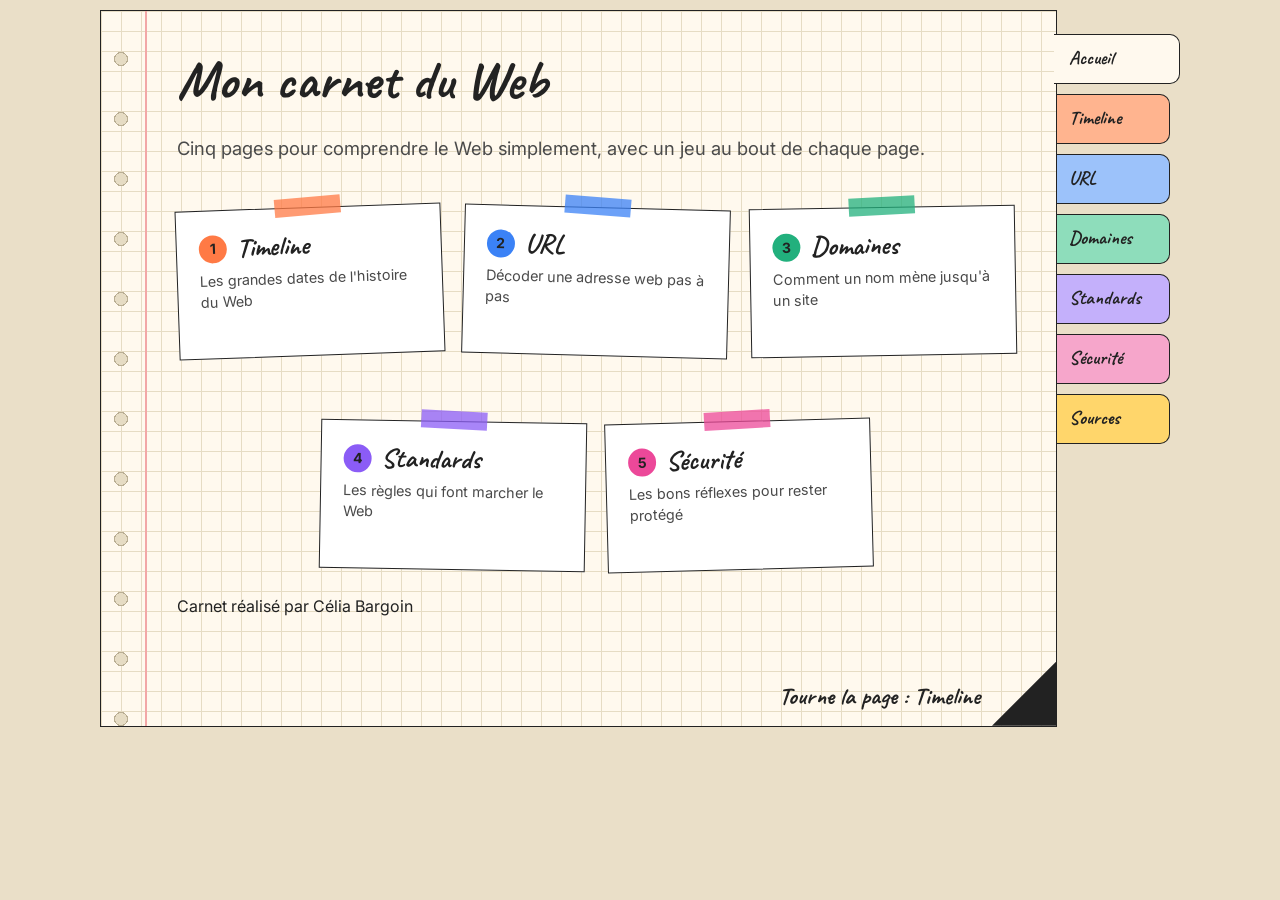
<file: index.html>
<!DOCTYPE html>
<html lang="fr">
<head>
  <meta charset="utf-8">
  <meta name="viewport" content="width=device-width, initial-scale=1">
  <title>Mon carnet du Web : comprendre le Web pas à pas</title>
  <meta name="description" content="Un carnet de veille pour débutants : la timeline du Web, les URL, les noms de domaine, les standards et la sécurité.">

  <link rel="preconnect" href="https://fonts.googleapis.com">
  <link rel="preconnect" href="https://fonts.gstatic.com" crossorigin>
  <link rel="stylesheet" href="style.css">
  <script src="main.js" defer></script>
</head>

<body data-page="accueil">
  <a class="lien-evitement" href="#contenu">Aller au contenu</a>

  <div class="carnet">

    <!-- Le papier : contenu de la page -->
    <main class="feuille" id="contenu">
      <h1>Mon carnet du Web</h1>
      <!-- À REMPLACER par ta phrase d'introduction -->
      <p class="chapo">Cinq pages pour comprendre le Web simplement, avec un jeu au bout de chaque page.</p>

      <!-- Trois cartes en haut, deux décalées en dessous : c'est le CSS qui gère la mise en page.
           Chaque carte est un lien. Remplace les phrases par les tiennes (environ 40 caractères). -->
      <div class="cartes">

        <a class="carte c-timeline" href="timeline.html">
          <div class="carte__entete">
            <span class="carte__num" aria-hidden="true">1</span>
            <h2 class="carte__titre">Timeline</h2>
          </div>
          <p class="carte__texte">Les grandes dates de l'histoire du Web</p>
        </a>

        <a class="carte c-url" href="url.html">
          <div class="carte__entete">
            <span class="carte__num" aria-hidden="true">2</span>
            <h2 class="carte__titre">URL</h2>
          </div>
          <p class="carte__texte">Décoder une adresse web pas à pas</p>
        </a>

        <a class="carte c-domaines" href="domaines.html">
          <div class="carte__entete">
            <span class="carte__num" aria-hidden="true">3</span>
            <h2 class="carte__titre">Domaines</h2>
          </div>
          <p class="carte__texte">Comment un nom mène jusqu'à un site</p>
        </a>

        <a class="carte c-standards" href="standards.html">
          <div class="carte__entete">
            <span class="carte__num" aria-hidden="true">4</span>
            <h2 class="carte__titre">Standards</h2>
          </div>
          <p class="carte__texte">Les règles qui font marcher le Web</p>
        </a>

        <a class="carte c-securite" href="securite.html">
          <div class="carte__entete">
            <span class="carte__num" aria-hidden="true">5</span>
            <h2 class="carte__titre">Sécurité</h2>
          </div>
          <p class="carte__texte">Les bons réflexes pour rester protégé</p>
        </a>

      </div>

      <!-- Pied de page : seulement sur l'accueil. À REMPLACER par ton prénom et ton nom. -->
      <footer class="pied">
        <p>Carnet réalisé par Célia Bargoin</p>
      </footer>

      <!-- Coin de page cornée : passe à la page suivante -->
      <a class="page-suivante" href="timeline.html">
        <span>Tourne la page : Timeline</span>
      </a>
    </main>

    <!-- Les intercalaires : navigation présente sur toutes les pages.
         Sur chaque page, mets aria-current="page" sur l'onglet de la page affichée
         (et seulement celui-là). -->
    <nav class="onglets" aria-label="Navigation principale">
      <a class="onglet onglet--accueil" href="index.html" aria-current="page">
        <span class="onglet__num" aria-hidden="true">A</span>
        <span class="onglet__nom">Accueil</span>
      </a>
      <a class="onglet onglet--timeline" href="timeline.html">
        <span class="onglet__num" aria-hidden="true">1</span>
        <span class="onglet__nom">Timeline</span>
      </a>
      <a class="onglet onglet--url" href="url.html">
        <span class="onglet__num" aria-hidden="true">2</span>
        <span class="onglet__nom">URL</span>
      </a>
      <a class="onglet onglet--domaines" href="domaines.html">
        <span class="onglet__num" aria-hidden="true">3</span>
        <span class="onglet__nom">Domaines</span>
      </a>
      <a class="onglet onglet--standards" href="standards.html">
        <span class="onglet__num" aria-hidden="true">4</span>
        <span class="onglet__nom">Standards</span>
      </a>
      <a class="onglet onglet--securite" href="securite.html">
        <span class="onglet__num" aria-hidden="true">5</span>
        <span class="onglet__nom">Sécurité</span>
      </a>
      <a class="onglet onglet--sources" href="sources.html">
        <span class="onglet__num" aria-hidden="true">S</span>
        <span class="onglet__nom">Sources</span>
      </a>
    </nav>

  </div>

</body>
</html>
</file>
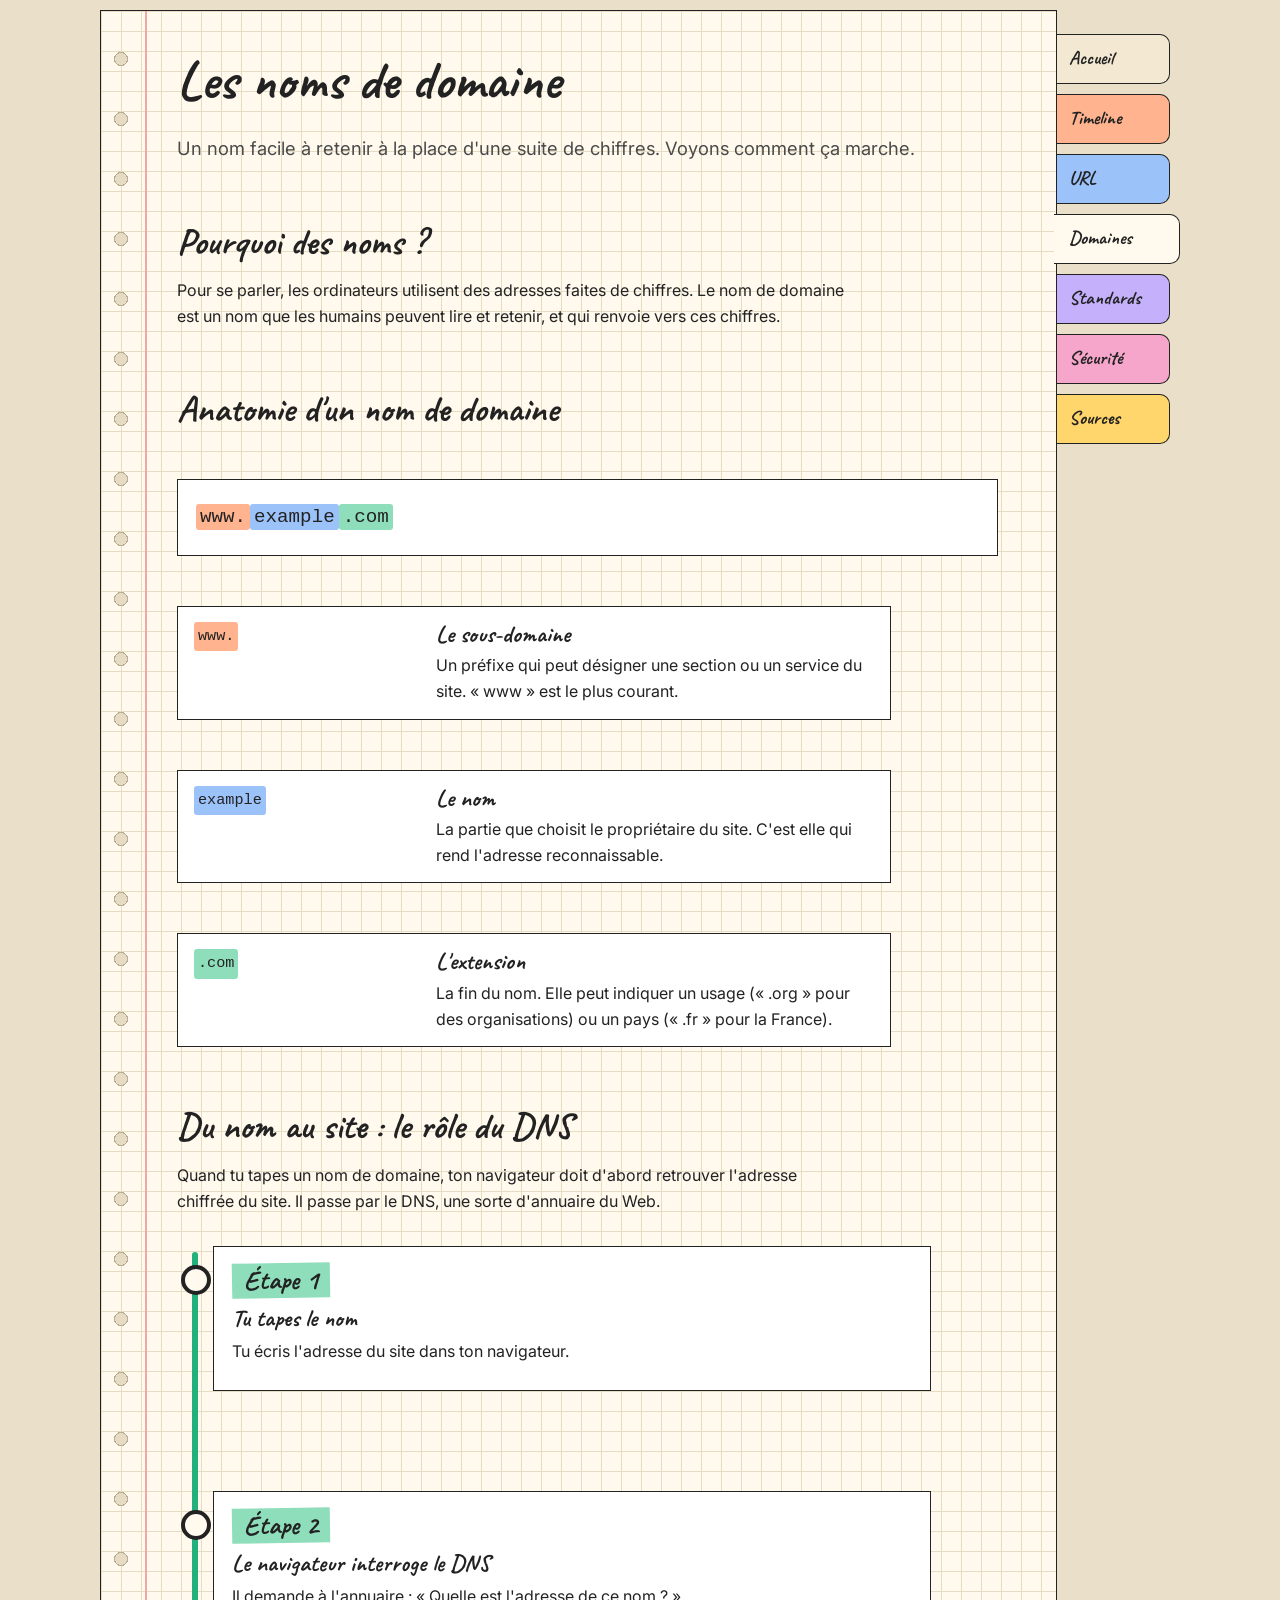
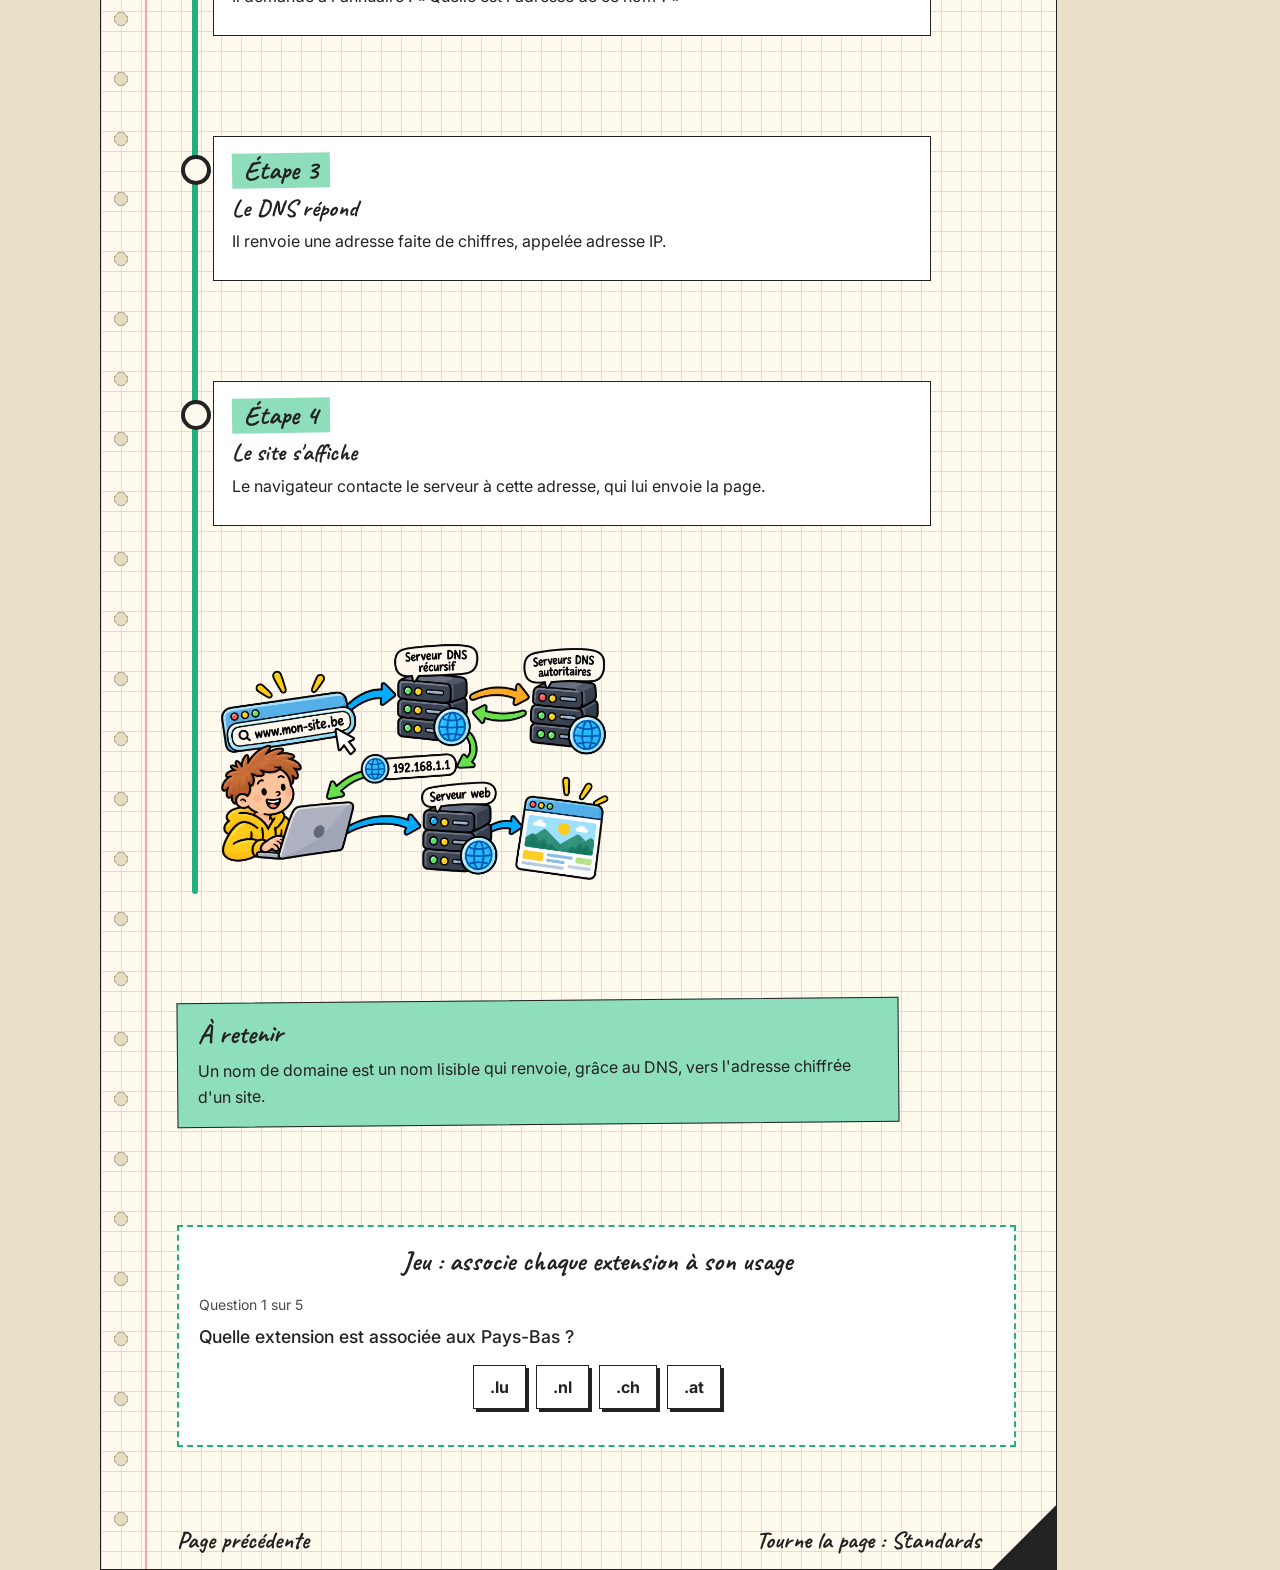
<file: domaines.html>
<!DOCTYPE html>
<html lang="fr">
<head>
  <meta charset="utf-8">
  <meta name="viewport" content="width=device-width, initial-scale=1">
  <title>Les noms de domaine : de l'adresse au site | Mon carnet du Web</title>
  <meta name="description" content="Qu'est-ce qu'un nom de domaine, comment est-il construit et comment le navigateur le retrouve grâce au DNS ? Une explication pour débutants.">

  <link rel="preconnect" href="https://fonts.googleapis.com">
  <link rel="preconnect" href="https://fonts.gstatic.com" crossorigin>
  <link rel="stylesheet" href="style.css">
  <script src="main.js" defer></script>
</head>

<body data-page="domaines">
  <a class="lien-evitement" href="#contenu">Aller au contenu</a>

  <div class="carnet">

    <main class="feuille" id="contenu">
      <h1>Les noms de domaine</h1>
      <!-- À REMPLACER par ton introduction -->
      <p class="chapo">Un nom facile à retenir à la place d'une suite de chiffres. Voyons comment ça marche.</p>

      <h2>Pourquoi des noms ?</h2>
      <!-- À REMPLACER par ton texte (vérifie-le avec tes sources) -->
      <p>Pour se parler, les ordinateurs utilisent des adresses faites de chiffres. Le nom de domaine est un nom que les humains peuvent lire et retenir, et qui renvoie vers ces chiffres.</p>

      <h2>Anatomie d'un nom de domaine</h2>
      <!-- On réutilise les mêmes composants que sur la page URL -->
      <p class="url-complete" aria-label="Exemple de nom de domaine : www.example.com">
        <span class="partie partie--1">www.</span><span class="partie partie--2">example</span><span class="partie partie--3">.com</span>
      </p>

      <ol class="url-parties">

        <li class="url-partie">
          <div><code class="partie partie--1">www.</code></div>
          <div>
            <h3>Le sous-domaine</h3>
            <p>Un préfixe qui peut désigner une section ou un service du site. « www » est le plus courant.</p>
          </div>
        </li>

        <li class="url-partie">
          <div><code class="partie partie--2">example</code></div>
          <div>
            <h3>Le nom</h3>
            <p>La partie que choisit le propriétaire du site. C'est elle qui rend l'adresse reconnaissable.</p>
          </div>
        </li>

        <li class="url-partie">
          <div><code class="partie partie--3">.com</code></div>
          <div>
            <h3>L'extension</h3>
            <p>La fin du nom. Elle peut indiquer un usage (« .org » pour des organisations) ou un pays (« .fr » pour la France).</p>
          </div>
        </li>

      </ol>

      <h2>Du nom au site : le rôle du DNS</h2>
      <!-- À REMPLACER par ton explication. Les étapes ci-dessous sont un exemple simplifié. -->
      <p>Quand tu tapes un nom de domaine, ton navigateur doit d'abord retrouver l'adresse chiffrée du site. Il passe par le DNS, une sorte d'annuaire du Web.</p>

      <ol class="frise">

        <li class="frise__etape">
          <span class="frise__date">Étape 1</span>
          <h3>Tu tapes le nom</h3>
          <p>Tu écris l'adresse du site dans ton navigateur.</p>
        </li>

        <li class="frise__etape">
          <span class="frise__date">Étape 2</span>
          <h3>Le navigateur interroge le DNS</h3>
          <p>Il demande à l'annuaire : « Quelle est l'adresse de ce nom ? »</p>
        </li>

        <li class="frise__etape">
          <span class="frise__date">Étape 3</span>
          <h3>Le DNS répond</h3>
          <p>Il renvoie une adresse faite de chiffres, appelée adresse IP.</p>
        </li>

        <li class="frise__etape">
          <span class="frise__date">Étape 4</span>
          <h3>Le site s'affiche</h3>
          <p>Le navigateur contacte le serveur à cette adresse, qui lui envoie la page.</p>
        </li>
          <img src="img/domaines.png" alt="Illustration d'un chemin du DNS" width="400" height="200">
      </ol>

      <aside class="post-it">
        <h2>À retenir</h2>
        <!-- À REMPLACER par ta phrase de conclusion -->
        <p>Un nom de domaine est un nom lisible qui renvoie, grâce au DNS, vers l'adresse chiffrée d'un site.</p>
      </aside>

      <!-- Emplacement du jeu : le contenu sera ajouté avec le JavaScript -->
      <section class="jeu" aria-labelledby="titre-jeu">
        <h2 class="jeu__titre" id="titre-jeu">Jeu : associe chaque extension à son usage</h2>
        <p>Ce jeu a besoin de JavaScript pour fonctionner.</p>
      </section>

      <a class="page-precedente" href="url.html">Page précédente</a>
      <a class="page-suivante" href="standards.html">
        <span>Tourne la page : Standards</span>
      </a>
    </main>

    <nav class="onglets" aria-label="Navigation principale">
      <a class="onglet onglet--accueil" href="index.html">
        <span class="onglet__num" aria-hidden="true">A</span>
        <span class="onglet__nom">Accueil</span>
      </a>
      <a class="onglet onglet--timeline" href="timeline.html">
        <span class="onglet__num" aria-hidden="true">1</span>
        <span class="onglet__nom">Timeline</span>
      </a>
      <a class="onglet onglet--url" href="url.html">
        <span class="onglet__num" aria-hidden="true">2</span>
        <span class="onglet__nom">URL</span>
      </a>
      <a class="onglet onglet--domaines" href="domaines.html" aria-current="page">
        <span class="onglet__num" aria-hidden="true">3</span>
        <span class="onglet__nom">Domaines</span>
      </a>
      <a class="onglet onglet--standards" href="standards.html">
        <span class="onglet__num" aria-hidden="true">4</span>
        <span class="onglet__nom">Standards</span>
      </a>
      <a class="onglet onglet--securite" href="securite.html">
        <span class="onglet__num" aria-hidden="true">5</span>
        <span class="onglet__nom">Sécurité</span>
      </a>
      <a class="onglet onglet--sources" href="sources.html">
        <span class="onglet__num" aria-hidden="true">S</span>
        <span class="onglet__nom">Sources</span>
      </a>
    </nav>

  </div>

</body>
</html>
</file>
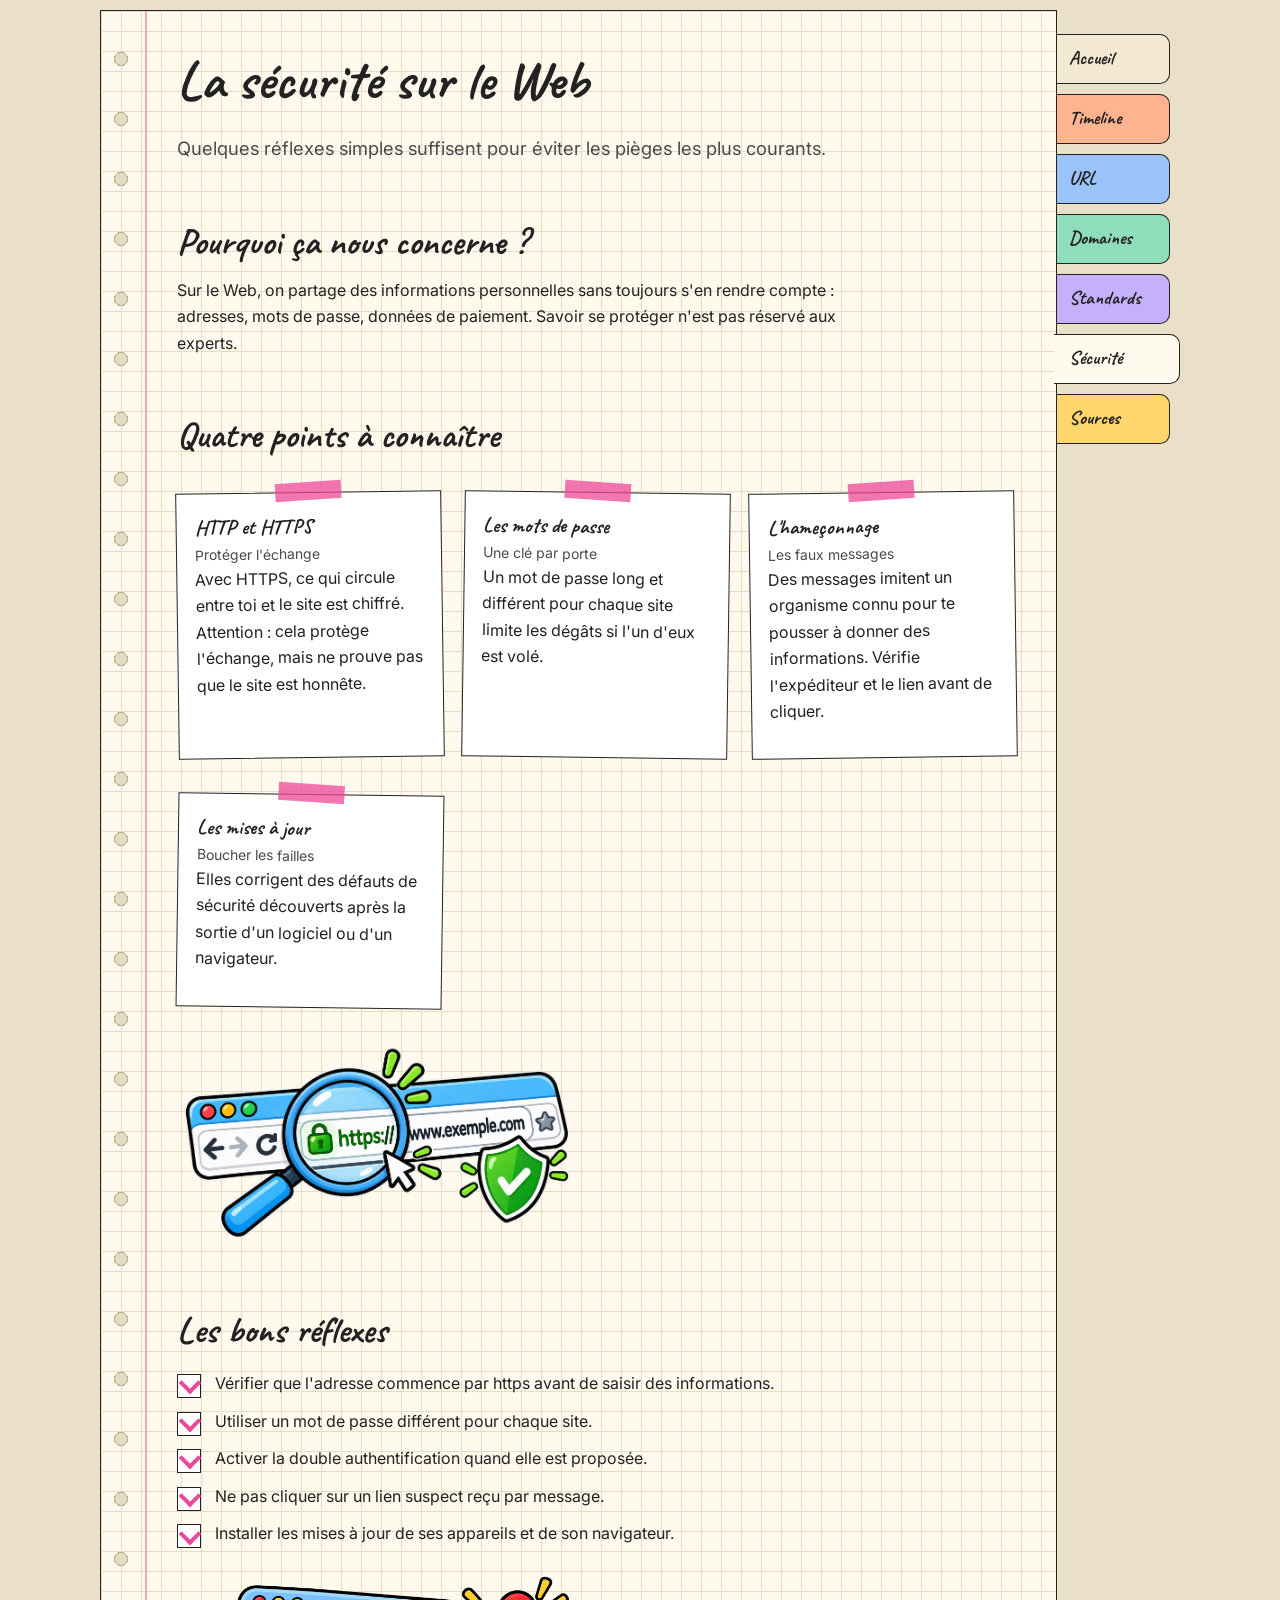
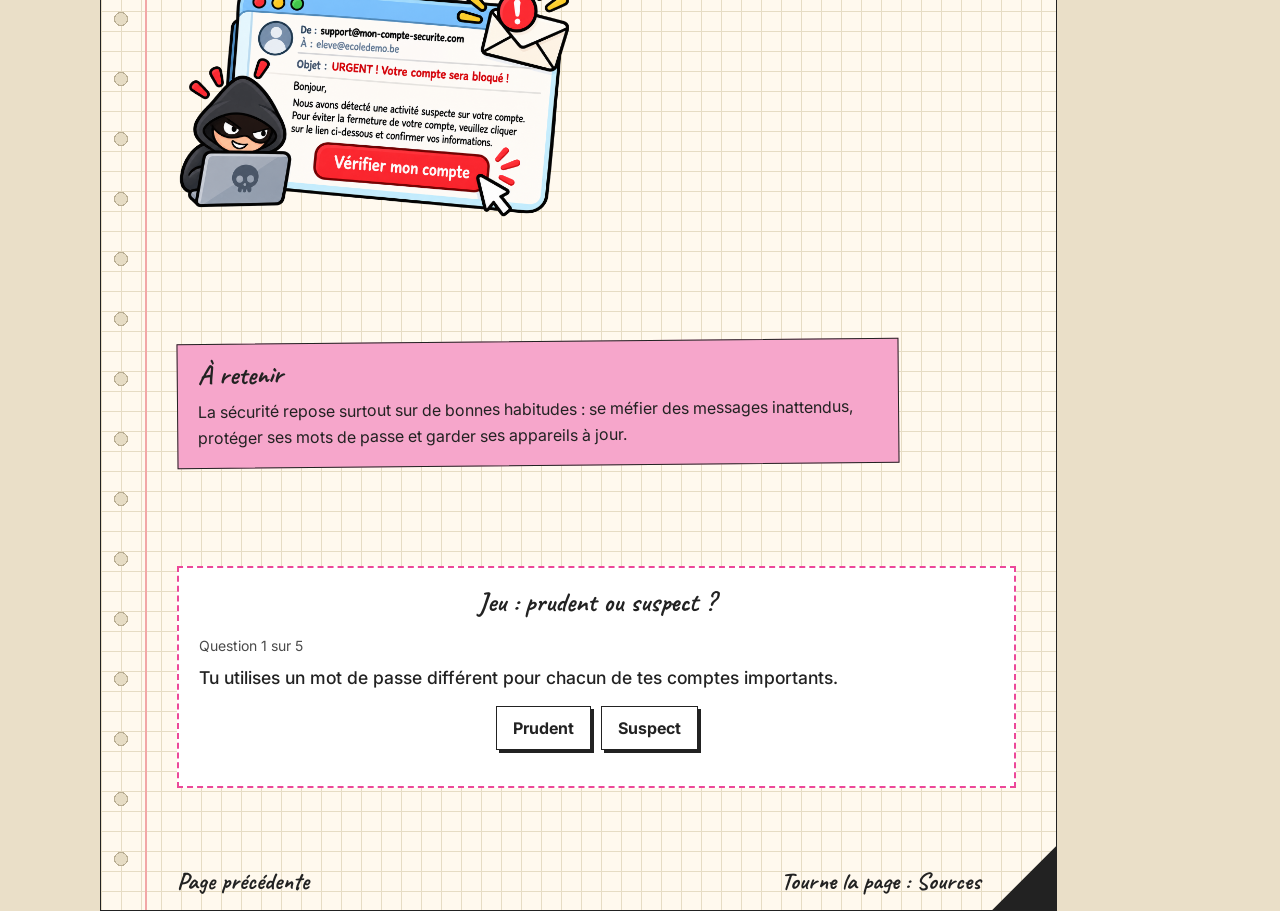
<file: securite.html>
<!DOCTYPE html>
<html lang="fr">
<head>
  <meta charset="utf-8">
  <meta name="viewport" content="width=device-width, initial-scale=1">
  <title>La sécurité sur le Web : les bons réflexes | Mon carnet du Web</title>
  <meta name="description" content="HTTPS, mots de passe, hameçonnage, mises à jour : les bases de la sécurité sur le Web, expliquées simplement aux débutants.">

  <link rel="preconnect" href="https://fonts.googleapis.com">
  <link rel="preconnect" href="https://fonts.gstatic.com" crossorigin>
  <link rel="stylesheet" href="style.css">
  <script src="main.js" defer></script>
</head>

<body data-page="securite">
  <a class="lien-evitement" href="#contenu">Aller au contenu</a>

  <div class="carnet">

    <main class="feuille" id="contenu">
      <h1>La sécurité sur le Web</h1>
      <!-- À REMPLACER par ton introduction -->
      <p class="chapo">Quelques réflexes simples suffisent pour éviter les pièges les plus courants.</p>

      <h2>Pourquoi ça nous concerne ?</h2>
      <!-- À REMPLACER par ton texte (vérifie-le avec tes sources) -->
      <p>Sur le Web, on partage des informations personnelles sans toujours s'en rendre compte : adresses, mots de passe, données de paiement. Savoir se protéger n'est pas réservé aux experts.</p>

      <h2>Quatre points à connaître</h2>
      <ul class="fiches">

        <li class="fiche c-securite">
          <h3 class="fiche__titre">HTTP et HTTPS</h3>
          <p class="fiche__meta">Protéger l'échange</p>
          <p>Avec HTTPS, ce qui circule entre toi et le site est chiffré. Attention : cela protège l'échange, mais ne prouve pas que le site est honnête.</p>
        </li>

        <li class="fiche c-securite">
          <h3 class="fiche__titre">Les mots de passe</h3>
          <p class="fiche__meta">Une clé par porte</p>
          <p>Un mot de passe long et différent pour chaque site limite les dégâts si l'un d'eux est volé.</p>
        </li>

        <li class="fiche c-securite">
          <h3 class="fiche__titre">L'hameçonnage</h3>
          <p class="fiche__meta">Les faux messages</p>
          <p>Des messages imitent un organisme connu pour te pousser à donner des informations. Vérifie l'expéditeur et le lien avant de cliquer.</p>
        </li>

        <li class="fiche c-securite">
          <h3 class="fiche__titre">Les mises à jour</h3>
          <p class="fiche__meta">Boucher les failles</p>
          <p>Elles corrigent des défauts de sécurité découverts après la sortie d'un logiciel ou d'un navigateur.</p>
        </li>

      </ul>
      <img src="img/navigateur.png" alt="Illustration d'un lien du navigateur" width="400" height="200">
      <h2>Les bons réflexes</h2>
      <!-- À REMPLACER par ta propre liste -->
      <ul class="liste-controle">
        <li>Vérifier que l'adresse commence par https avant de saisir des informations.</li>
        <li>Utiliser un mot de passe différent pour chaque site.</li>
        <li>Activer la double authentification quand elle est proposée.</li>
        <li>Ne pas cliquer sur un lien suspect reçu par message.</li>
        <li>Installer les mises à jour de ses appareils et de son navigateur.</li>
      </ul>
      <img src="img/message.png" alt="Illustration d'un message d'hameçonnage" width="400" height="200">
      <aside class="post-it">
        <h2>À retenir</h2>
        <!-- À REMPLACER par ta phrase de conclusion -->
        <p>La sécurité repose surtout sur de bonnes habitudes : se méfier des messages inattendus, protéger ses mots de passe et garder ses appareils à jour.</p>
      </aside>

      <!-- Emplacement du jeu : le contenu sera ajouté avec le JavaScript -->
      <section class="jeu" aria-labelledby="titre-jeu">
        <h2 class="jeu__titre" id="titre-jeu">Jeu : prudent ou suspect ?</h2>
        <p>Ce jeu a besoin de JavaScript pour fonctionner.</p>
      </section>

      <a class="page-precedente" href="standards.html">Page précédente</a>
      <a class="page-suivante" href="sources.html">
        <span>Tourne la page : Sources</span>
      </a>
    </main>

    <nav class="onglets" aria-label="Navigation principale">
      <a class="onglet onglet--accueil" href="index.html">
        <span class="onglet__num" aria-hidden="true">A</span>
        <span class="onglet__nom">Accueil</span>
      </a>
      <a class="onglet onglet--timeline" href="timeline.html">
        <span class="onglet__num" aria-hidden="true">1</span>
        <span class="onglet__nom">Timeline</span>
      </a>
      <a class="onglet onglet--url" href="url.html">
        <span class="onglet__num" aria-hidden="true">2</span>
        <span class="onglet__nom">URL</span>
      </a>
      <a class="onglet onglet--domaines" href="domaines.html">
        <span class="onglet__num" aria-hidden="true">3</span>
        <span class="onglet__nom">Domaines</span>
      </a>
      <a class="onglet onglet--standards" href="standards.html">
        <span class="onglet__num" aria-hidden="true">4</span>
        <span class="onglet__nom">Standards</span>
      </a>
      <a class="onglet onglet--securite" href="securite.html" aria-current="page">
        <span class="onglet__num" aria-hidden="true">5</span>
        <span class="onglet__nom">Sécurité</span>
      </a>
      <a class="onglet onglet--sources" href="sources.html">
        <span class="onglet__num" aria-hidden="true">S</span>
        <span class="onglet__nom">Sources</span>
      </a>
    </nav>

  </div>

</body>
</html>
</file>
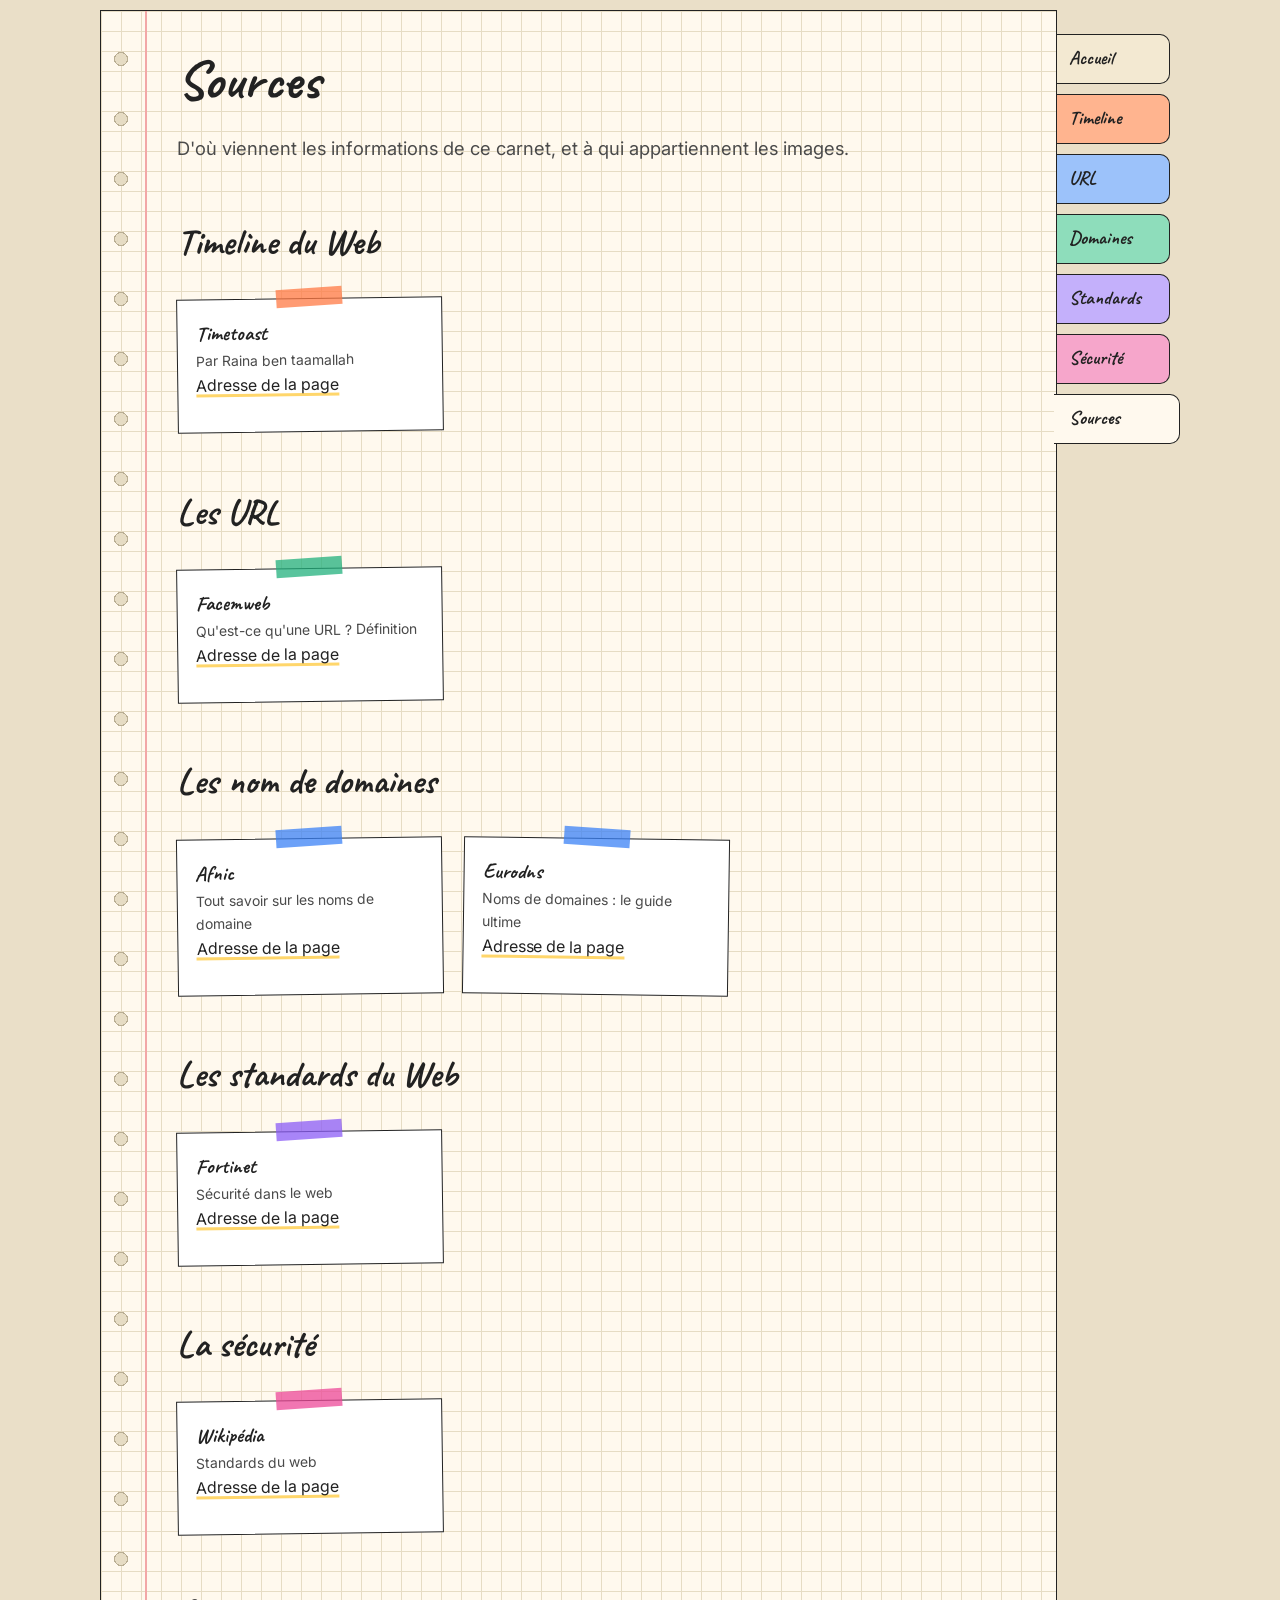
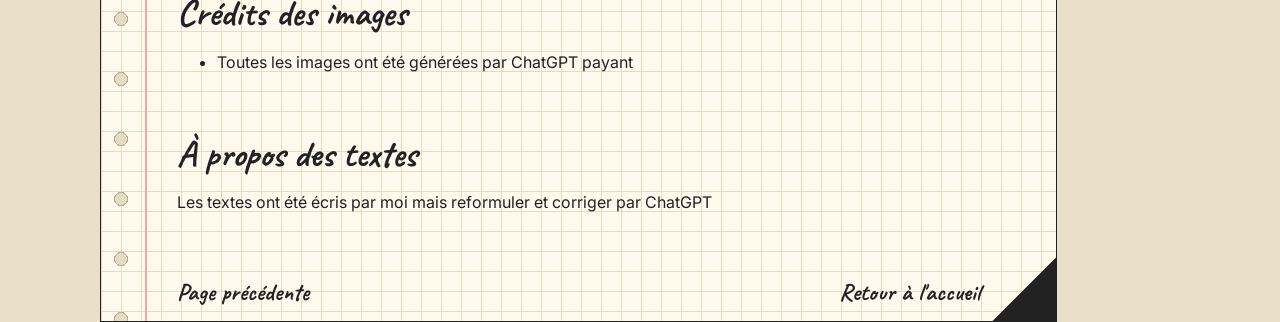
<file: sources.html>
<!DOCTYPE html>
<html lang="fr">
<head>
  <meta charset="utf-8">
  <meta name="viewport" content="width=device-width, initial-scale=1">
  <title>Sources et crédits | Mon carnet du Web</title>
  <meta name="description" content="Les sources utilisées pour les cinq sujets du carnet, et les crédits des images.">

  <link rel="preconnect" href="https://fonts.googleapis.com">
  <link rel="preconnect" href="https://fonts.gstatic.com" crossorigin>
  <link rel="stylesheet" href="style.css">
  <script src="main.js" defer></script>
</head>

<body data-page="sources">
  <a class="lien-evitement" href="#contenu">Aller au contenu</a>

  <div class="carnet">

    <main class="feuille" id="contenu">
      <h1>Sources</h1>
      <!-- À REMPLACER par ton introduction -->
      <p class="chapo">D'où viennent les informations de ce carnet, et à qui appartiennent les images.</p>

      <!-- Pour chaque sujet : une ou plusieurs fiches.
           Pour ajouter une source, copie un bloc <li class="fiche ..."> complet.
           Tout ce qui est écrit ci-dessous est un MODÈLE à remplacer par tes vraies sources :
           titre, auteur ou organisme, date de consultation et adresse exacte. -->

      <h2>Timeline du Web</h2>
      <ul class="fiches">
        <li class="fiche c-timeline">
          <h3 class="fiche__titre">Timetoast</h3>
          <p class="fiche__meta">Par Raina ben taamallah</p>
          <p><a href="https://www.timetoast.com/timelines/le-chemin-du-web" target="_blank">Adresse de la page</a></p>
        </li>
      </ul>
      
      <h2>Les URL</h2>
      <ul class="fiches">
        <li class="fiche c-domaines">
          <h3 class="fiche__titre">Facemweb</h3>
          <p class="fiche__meta">Qu'est-ce qu'une URL ? Définition</p>
          <p><a href="https://facemweb.com/blog/creation-site/url-definition/">Adresse de la page</a></p>
        </li>
      </ul>

      <h2>Les nom de domaines</h2>
      <ul class="fiches">
        <li class="fiche c-url">
          <h3 class="fiche__titre">Afnic</h3>
          <p class="fiche__meta">Tout savoir sur les noms de domaine</p>
          <p><a href="https://www.afnic.fr/noms-de-domaine/tout-savoir/">Adresse de la page</a></p>
        </li>
        <li class="fiche c-url">
          <h3 class="fiche__titre">Eurodns</h3>
          <p class="fiche__meta">Noms de domaines : le guide ultime</p>
          <p><a href="https://www.eurodns.com/fr/blog/guide-ultime-noms-domaine#comment-fonctionnent-les-domaines">Adresse de la page</a></p>
        </li>
      </ul>


      <h2>Les standards du Web</h2>
      <ul class="fiches">
        <li class="fiche c-standards">
          <h3 class="fiche__titre">Fortinet</h3>
          <p class="fiche__meta">Sécurité dans le web</p>
          <p><a href="https://www.fortinet.com/fr/resources/cyberglossary/what-is-web-security">Adresse de la page</a></p>
        </li>
      </ul>

      <h2>La sécurité</h2>
      <ul class="fiches">
        <li class="fiche c-securite">
          <h3 class="fiche__titre">Wikipédia</h3>
          <p class="fiche__meta">Standards du web</p>
          <p><a href="https://fr.wikipedia.org/wiki/Standards_du_Web">Adresse de la page</a></p>
        </li>
      </ul>

      <h2>Crédits des images</h2>
      <!-- À REMPLACER : une ligne par image utilisée -->
      <ul>
        <li>Toutes les images ont été générées par ChatGPT payant</li>
      </ul>

      <h2>À propos des textes</h2>
      <!-- À REMPLACER par ta propre mention -->
      <p>Les textes ont été écris par moi mais reformuler et corriger par ChatGPT</p>

      <a class="page-precedente" href="securite.html">Page précédente</a>
      <a class="page-suivante" href="index.html">
        <span>Retour à l'accueil</span>
      </a>
    </main>

    <nav class="onglets" aria-label="Navigation principale">
      <a class="onglet onglet--accueil" href="index.html">
        <span class="onglet__num" aria-hidden="true">A</span>
        <span class="onglet__nom">Accueil</span>
      </a>
      <a class="onglet onglet--timeline" href="timeline.html">
        <span class="onglet__num" aria-hidden="true">1</span>
        <span class="onglet__nom">Timeline</span>
      </a>
      <a class="onglet onglet--url" href="url.html">
        <span class="onglet__num" aria-hidden="true">2</span>
        <span class="onglet__nom">URL</span>
      </a>
      <a class="onglet onglet--domaines" href="domaines.html">
        <span class="onglet__num" aria-hidden="true">3</span>
        <span class="onglet__nom">Domaines</span>
      </a>
      <a class="onglet onglet--standards" href="standards.html">
        <span class="onglet__num" aria-hidden="true">4</span>
        <span class="onglet__nom">Standards</span>
      </a>
      <a class="onglet onglet--securite" href="securite.html">
        <span class="onglet__num" aria-hidden="true">5</span>
        <span class="onglet__nom">Sécurité</span>
      </a>
      <a class="onglet onglet--sources" href="sources.html" aria-current="page">
        <span class="onglet__num" aria-hidden="true">S</span>
        <span class="onglet__nom">Sources</span>
      </a>
    </nav>

  </div>

</body>
</html>
</file>
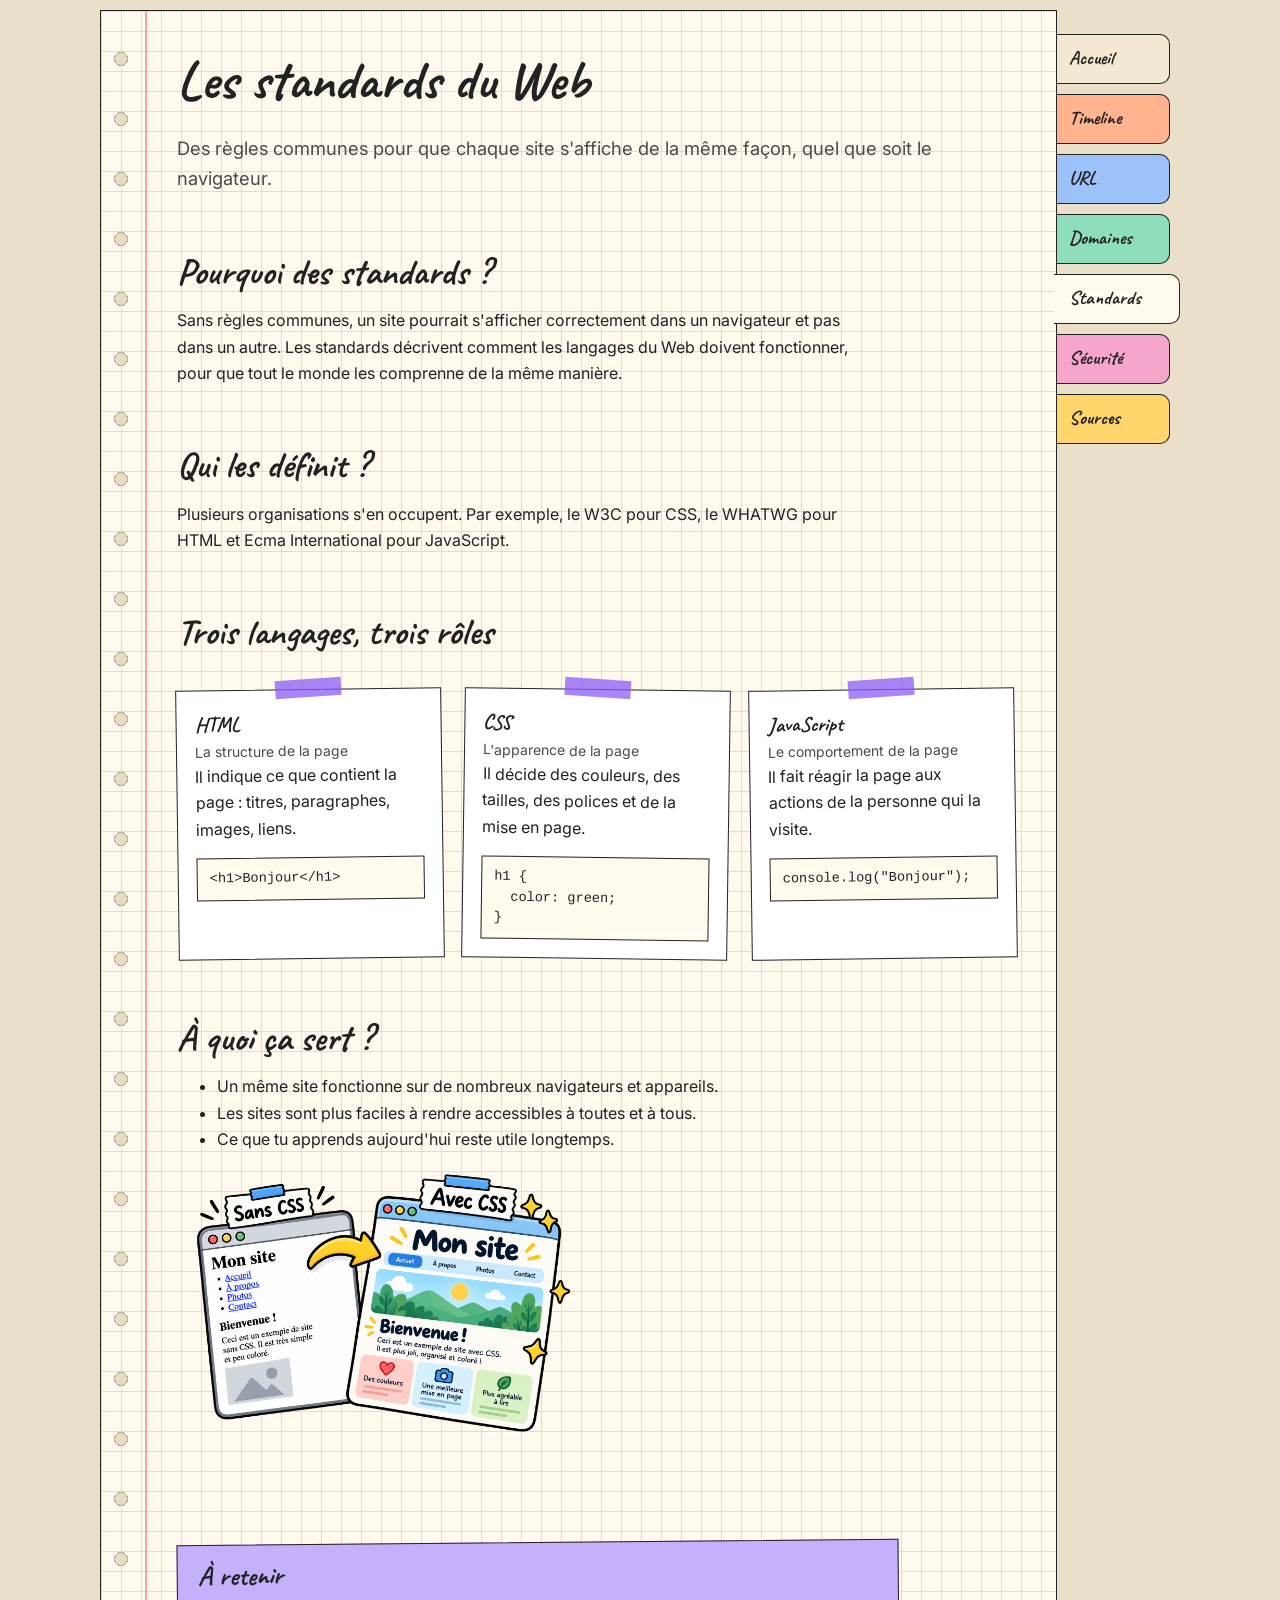
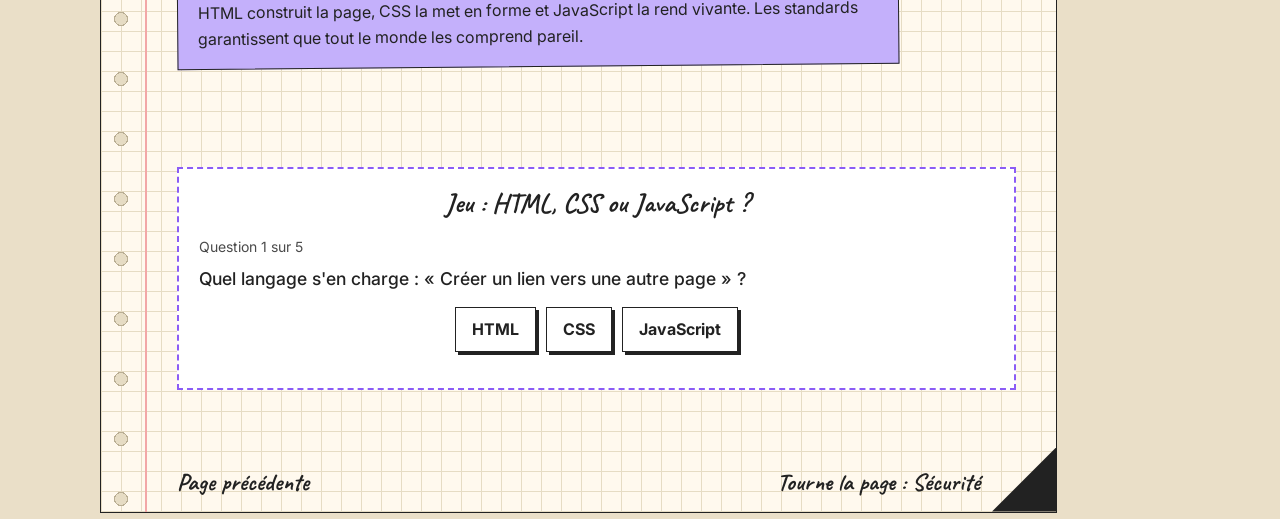
<file: standards.html>
<!DOCTYPE html>
<html lang="fr">
<head>
  <meta charset="utf-8">
  <meta name="viewport" content="width=device-width, initial-scale=1">
  <title>Les standards du Web : HTML, CSS et JavaScript | Mon carnet du Web</title>
  <meta name="description" content="Pourquoi le Web a des standards, qui les définit et à quoi servent HTML, CSS et JavaScript. Une explication pour débutants.">

  <link rel="preconnect" href="https://fonts.googleapis.com">
  <link rel="preconnect" href="https://fonts.gstatic.com" crossorigin>
  <link rel="stylesheet" href="style.css">
  <script src="main.js" defer></script>
</head>

<body data-page="standards">
  <a class="lien-evitement" href="#contenu">Aller au contenu</a>

  <div class="carnet">

    <main class="feuille" id="contenu">
      <h1>Les standards du Web</h1>
      <!-- À REMPLACER par ton introduction -->
      <p class="chapo">Des règles communes pour que chaque site s'affiche de la même façon, quel que soit le navigateur.</p>

      <h2>Pourquoi des standards ?</h2>
      <!-- À REMPLACER par ton texte (vérifie-le avec tes sources) -->
      <p>Sans règles communes, un site pourrait s'afficher correctement dans un navigateur et pas dans un autre. Les standards décrivent comment les langages du Web doivent fonctionner, pour que tout le monde les comprenne de la même manière.</p>

      <h2>Qui les définit ?</h2>
      <p>Plusieurs organisations s'en occupent. Par exemple, le W3C pour CSS, le WHATWG pour HTML et Ecma International pour JavaScript.</p>

      <h2>Trois langages, trois rôles</h2>
      <!-- Les exemples de code sont très courts. Remplace-les par les tiens si tu veux. -->
      <ul class="fiches">

        <li class="fiche c-standards">
          <h3 class="fiche__titre">HTML</h3>
          <p class="fiche__meta">La structure de la page</p>
          <p>Il indique ce que contient la page : titres, paragraphes, images, liens.</p>
          <pre class="exemple-code"><code>&lt;h1&gt;Bonjour&lt;/h1&gt;</code></pre>
        </li>

        <li class="fiche c-standards">
          <h3 class="fiche__titre">CSS</h3>
          <p class="fiche__meta">L'apparence de la page</p>
          <p>Il décide des couleurs, des tailles, des polices et de la mise en page.</p>
          <pre class="exemple-code"><code>h1 {
  color: green;
}</code></pre>
        </li>

        <li class="fiche c-standards">
          <h3 class="fiche__titre">JavaScript</h3>
          <p class="fiche__meta">Le comportement de la page</p>
          <p>Il fait réagir la page aux actions de la personne qui la visite.</p>
          <pre class="exemple-code"><code>console.log("Bonjour");</code></pre>
        </li>

      </ul>

      <h2>À quoi ça sert ?</h2>
      <!-- À REMPLACER par tes propres arguments -->
      <ul>
        <li>Un même site fonctionne sur de nombreux navigateurs et appareils.</li>
        <li>Les sites sont plus faciles à rendre accessibles à toutes et à tous.</li>
        <li>Ce que tu apprends aujourd'hui reste utile longtemps.</li>
      </ul>
      <img src="img/standard.png" alt="Illustration d'un site sans et avec css" width="400" height="200">
      <aside class="post-it">
        <h2>À retenir</h2>
        <!-- À REMPLACER par ta phrase de conclusion -->
        <p>HTML construit la page, CSS la met en forme et JavaScript la rend vivante. Les standards garantissent que tout le monde les comprend pareil.</p>
      </aside>

      <!-- Emplacement du jeu : le contenu sera ajouté avec le JavaScript -->
      <section class="jeu" aria-labelledby="titre-jeu">
        <h2 class="jeu__titre" id="titre-jeu">Jeu : HTML, CSS ou JavaScript ?</h2>
        <p>Ce jeu a besoin de JavaScript pour fonctionner.</p>
      </section>

      <a class="page-precedente" href="domaines.html">Page précédente</a>
      <a class="page-suivante" href="securite.html">
        <span>Tourne la page : Sécurité</span>
      </a>
    </main>

    <nav class="onglets" aria-label="Navigation principale">
      <a class="onglet onglet--accueil" href="index.html">
        <span class="onglet__num" aria-hidden="true">A</span>
        <span class="onglet__nom">Accueil</span>
      </a>
      <a class="onglet onglet--timeline" href="timeline.html">
        <span class="onglet__num" aria-hidden="true">1</span>
        <span class="onglet__nom">Timeline</span>
      </a>
      <a class="onglet onglet--url" href="url.html">
        <span class="onglet__num" aria-hidden="true">2</span>
        <span class="onglet__nom">URL</span>
      </a>
      <a class="onglet onglet--domaines" href="domaines.html">
        <span class="onglet__num" aria-hidden="true">3</span>
        <span class="onglet__nom">Domaines</span>
      </a>
      <a class="onglet onglet--standards" href="standards.html" aria-current="page">
        <span class="onglet__num" aria-hidden="true">4</span>
        <span class="onglet__nom">Standards</span>
      </a>
      <a class="onglet onglet--securite" href="securite.html">
        <span class="onglet__num" aria-hidden="true">5</span>
        <span class="onglet__nom">Sécurité</span>
      </a>
      <a class="onglet onglet--sources" href="sources.html">
        <span class="onglet__num" aria-hidden="true">S</span>
        <span class="onglet__nom">Sources</span>
      </a>
    </nav>

  </div>

</body>
</html>
</file>
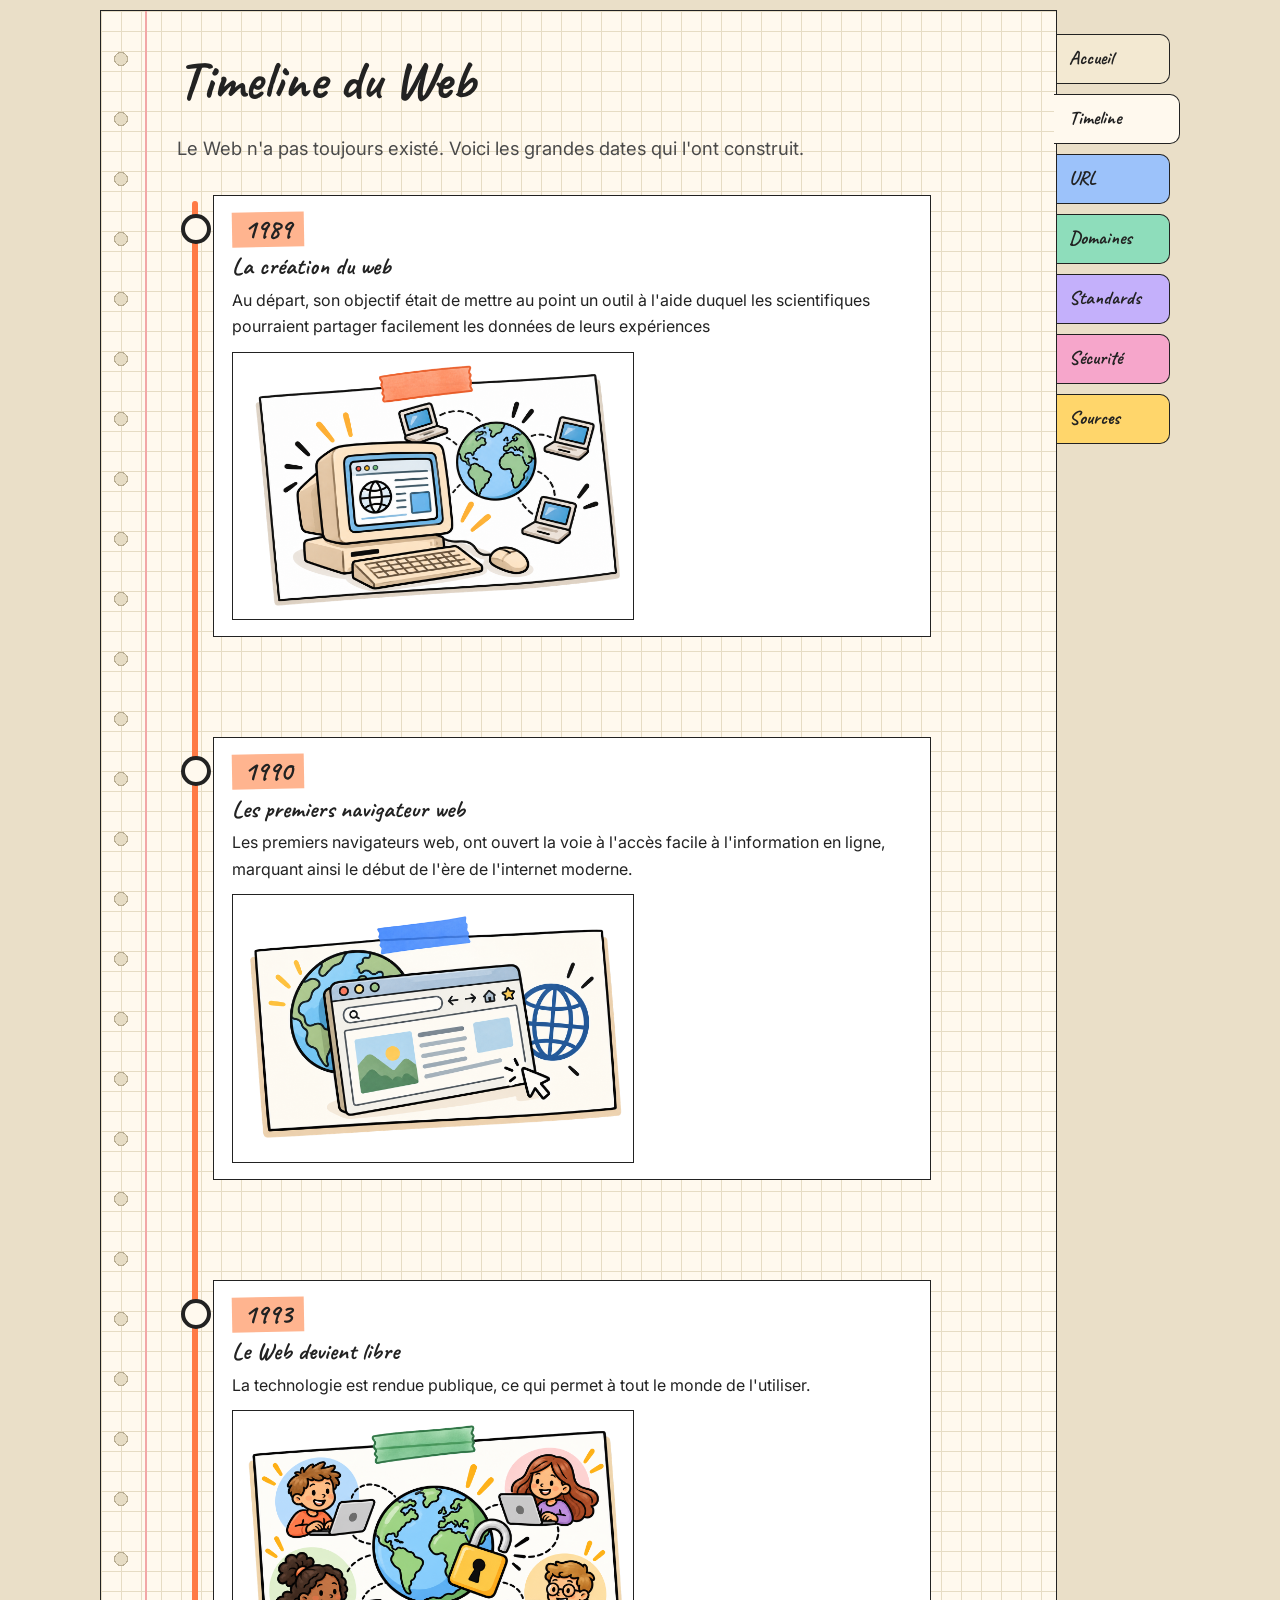
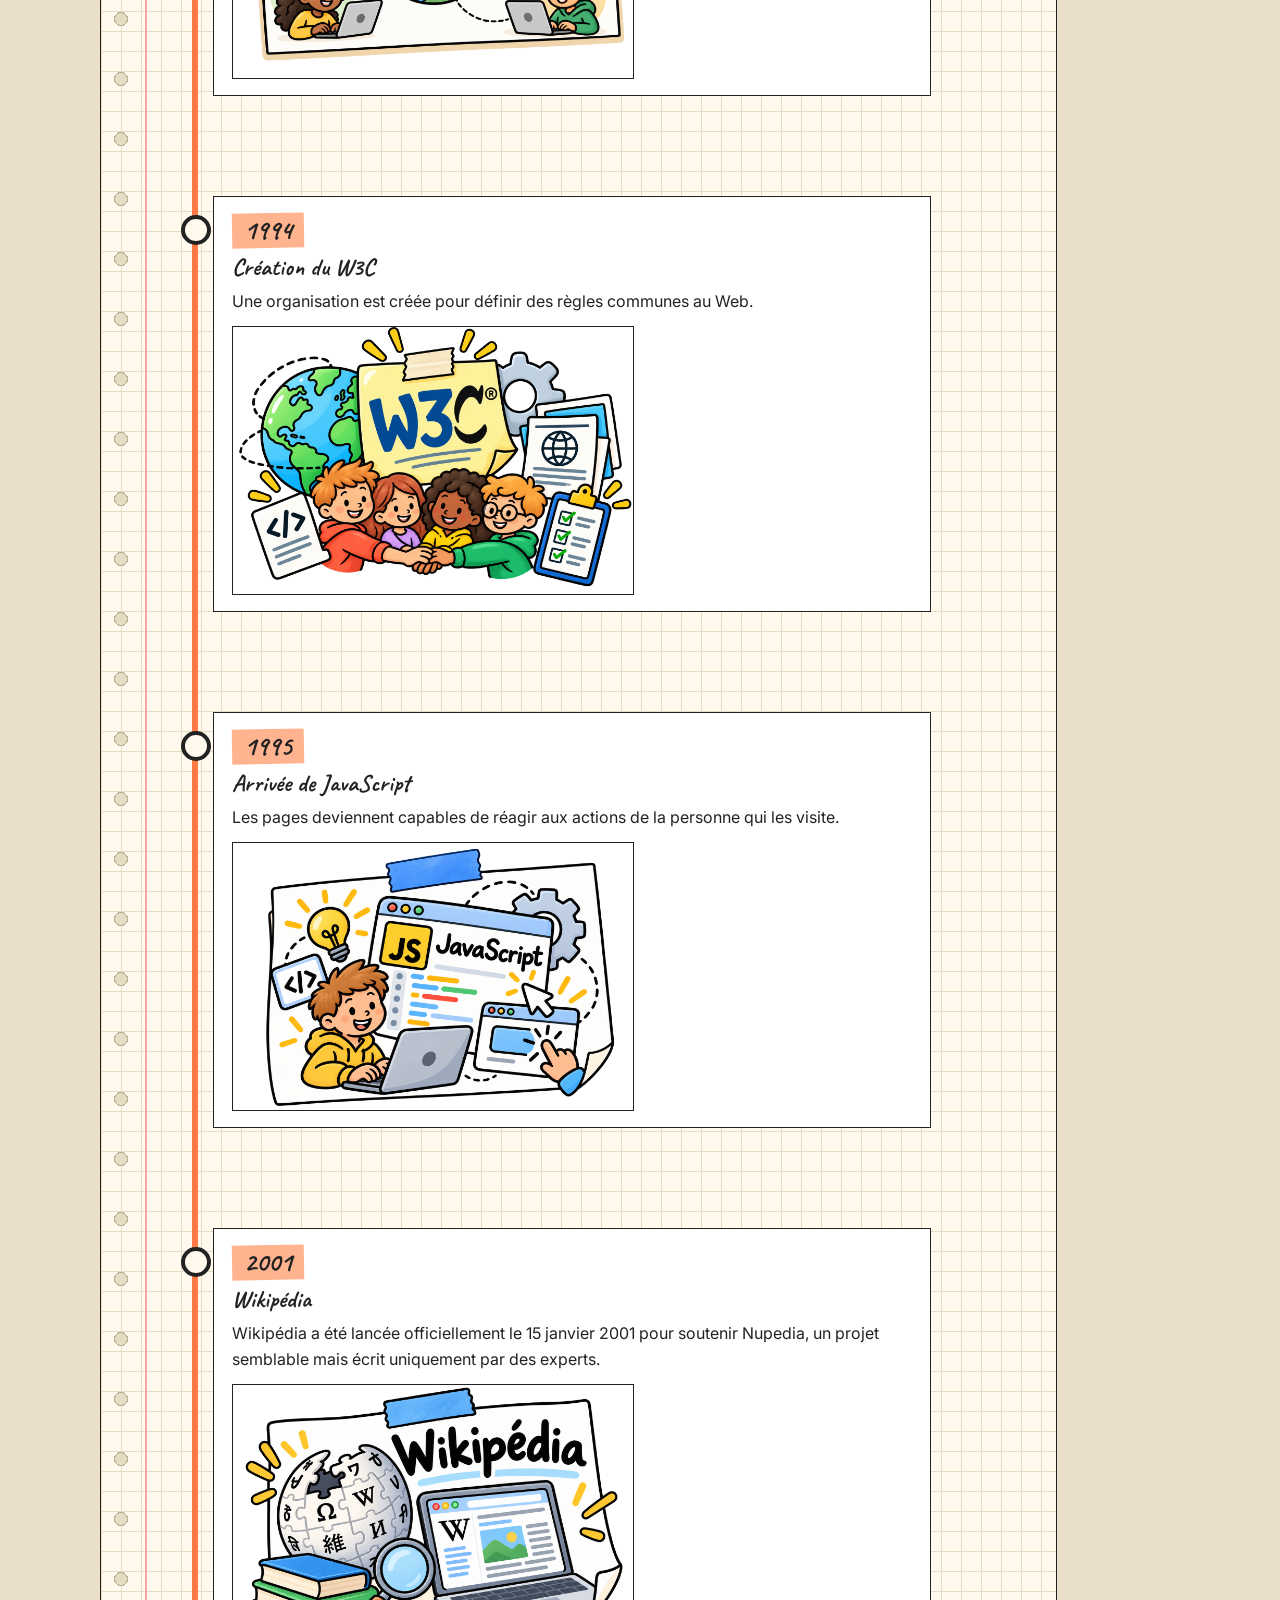
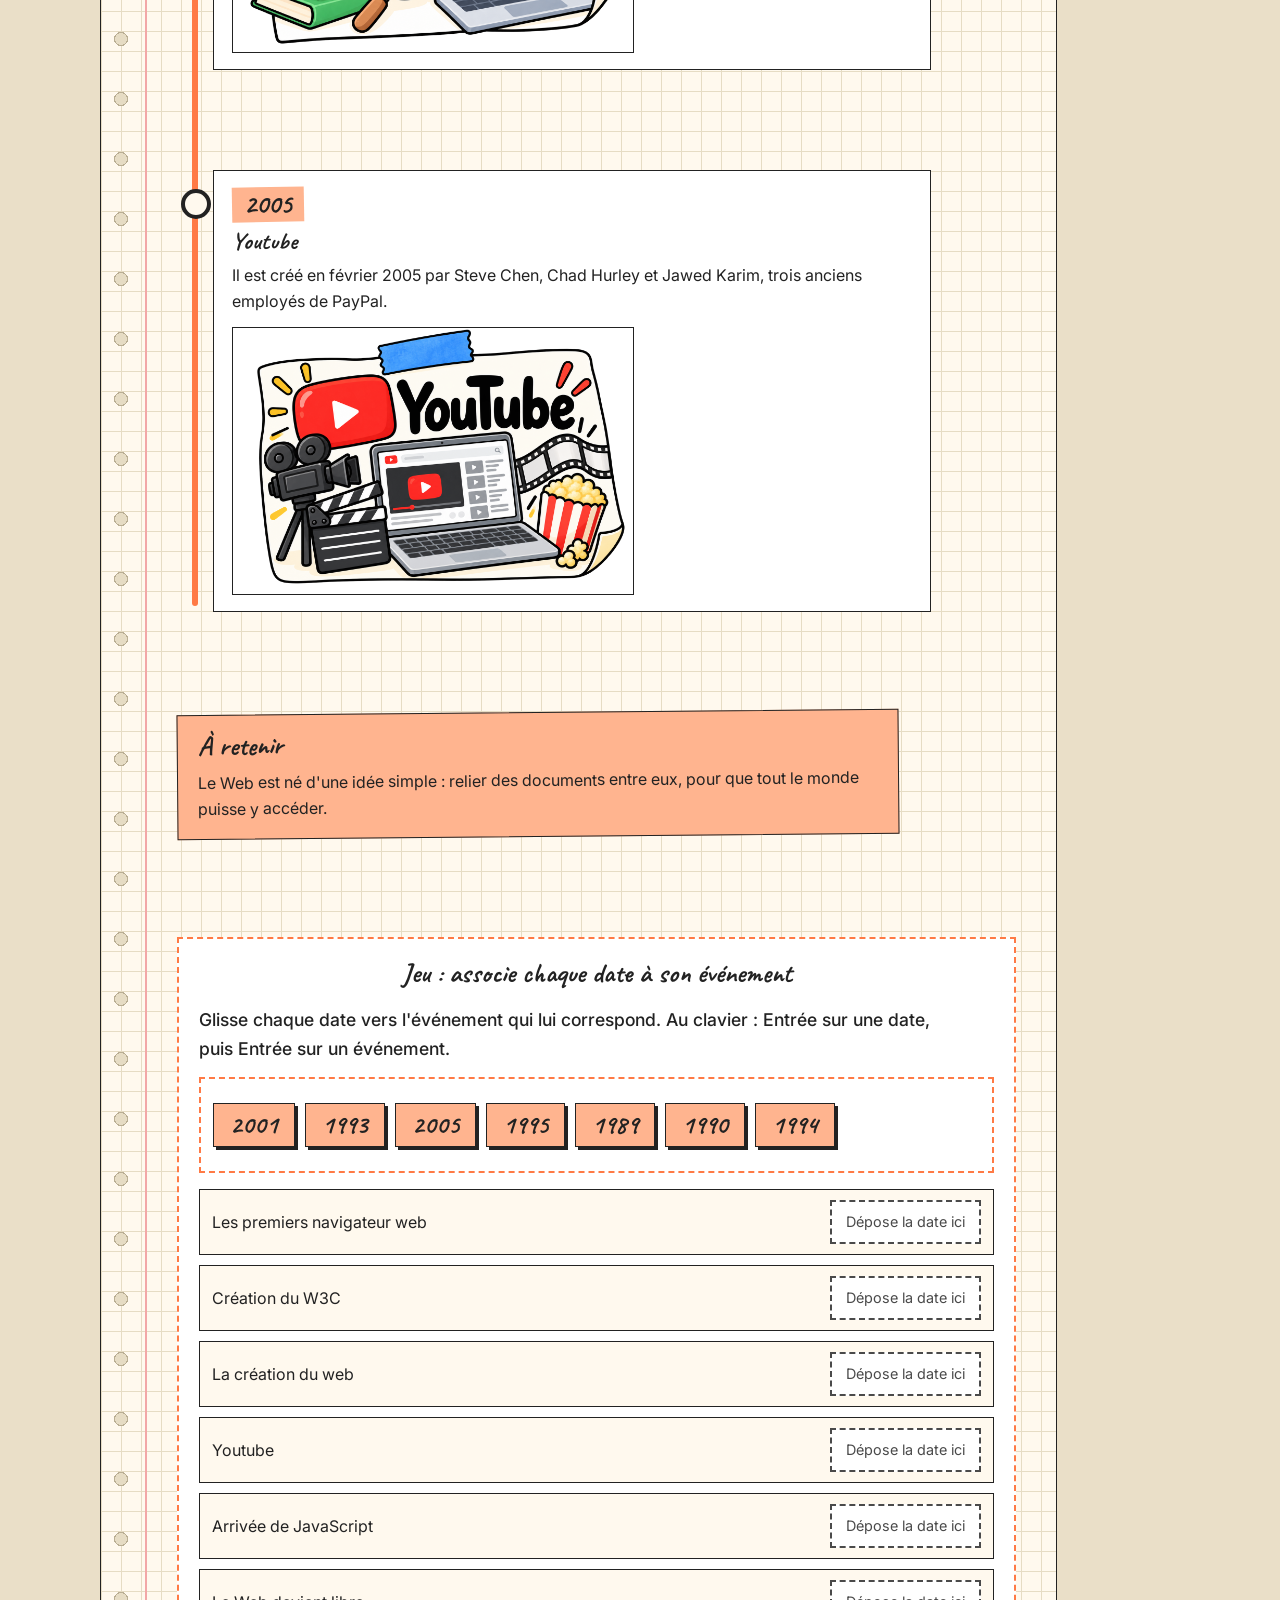
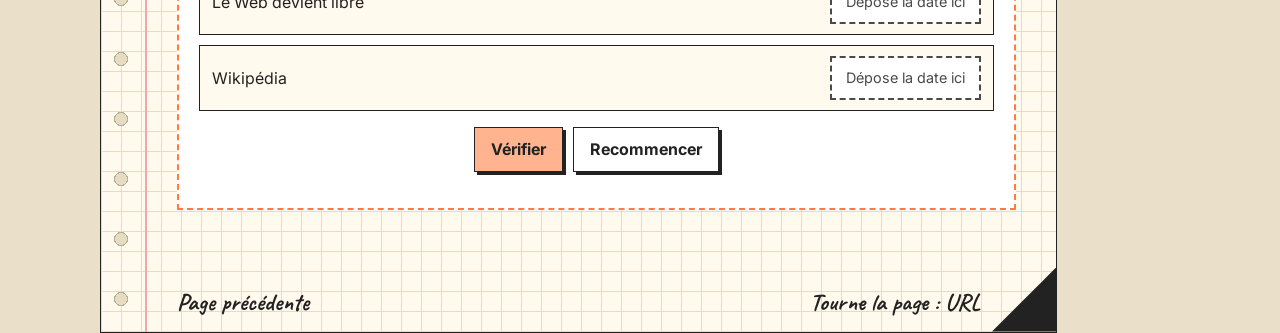
<file: timeline.html>
<!DOCTYPE html>
<html lang="fr">
<head>
  <meta charset="utf-8">
  <meta name="viewport" content="width=device-width, initial-scale=1">
  <title>Timeline du Web : les grandes dates | Mon carnet du Web</title>
  <meta name="description" content="Les grandes dates de l'histoire du Web, expliquées simplement pour les débutants.">

  <link rel="preconnect" href="https://fonts.googleapis.com">
  <link rel="preconnect" href="https://fonts.gstatic.com" crossorigin>
  <link rel="stylesheet" href="style.css">
  <script src="main.js" defer></script>
</head>

<body data-page="timeline">
  <a class="lien-evitement" href="#contenu">Aller au contenu</a>

  <div class="carnet">

    <main class="feuille" id="contenu">
      <h1>Timeline du Web</h1>
      <!-- À REMPLACER par ton introduction -->
      <p class="chapo">Le Web n'a pas toujours existé. Voici les grandes dates qui l'ont construit.</p>

      <h2 class="sr-only">Les grandes dates</h2>

      <!-- Une étape = un <li class="frise__etape">.
           Pour ajouter une étape, copie un bloc complet et remplace date, titre, texte et image.
           ATTENTION : les dates et les phrases ci-dessous sont des exemples à vérifier
           avec tes sources, puis à remplacer par tes propres textes. -->
      <ol class="frise">

        <li class="frise__etape">
          <span class="frise__date">1989</span>
          <h3>La création du web</h3>
          <p>Au départ, son objectif était de mettre au point un outil à l'aide duquel les scientifiques pourraient partager facilement les données de leurs expériences</p>
          <img src="img/date_1.png" alt="Illustration d'un vieille ordinateur avec la terre et des petits ordinateurs autour" width="400" height="200">
        </li>

        <li class="frise__etape">
          <span class="frise__date">1990</span>
          <h3>Les premiers navigateur web</h3>
          <p>Les premiers navigateurs web, ont ouvert la voie à l'accès facile à l'information en ligne, marquant ainsi le début de l'ère de l'internet moderne.</p>
          <img src="img/date_2.png" alt="Illustration d'un premier site web" width="400" height="200">
        </li>

        <li class="frise__etape">
          <span class="frise__date">1993</span>
          <h3>Le Web devient libre</h3>
          <p>La technologie est rendue publique, ce qui permet à tout le monde de l'utiliser.</p>
          <img src="img/date_3.png" alt="Illustration de la terre et des personnes sur leur ordinateurs" width="400" height="200">
        </li>

        <li class="frise__etape">
          <span class="frise__date">1994</span>
          <h3>Création du W3C</h3>
          <p>Une organisation est créée pour définir des règles communes au Web.</p>
          <img src="img/date_4.png" alt="Illustration du W3C" width="400" height="200">
        </li>

        <li class="frise__etape">
          <span class="frise__date">1995</span>
          <h3>Arrivée de JavaScript</h3>
          <p>Les pages deviennent capables de réagir aux actions de la personne qui les visite.</p>
          <img src="img/date_5.png" alt="Illustration du js" width="400" height="200">
        </li>

        <li class="frise__etape">
          <span class="frise__date">2001</span>
          <h3>Wikipédia</h3>
          <p>Wikipédia a été lancée officiellement le 15 janvier 2001 pour soutenir Nupedia, un projet semblable mais écrit uniquement par des experts.</p>
          <img src="img/date_6.png" alt="Illustration de wikipédia" width="400" height="200">
        </li>

        <li class="frise__etape">
          <span class="frise__date">2005</span>
          <h3>Youtube</h3>
          <p>Il est créé en février 2005 par Steve Chen, Chad Hurley et Jawed Karim, trois anciens employés de PayPal.</p>
          <img src="img/date_7.png" alt="Illustration de youtube" width="400" height="200">
        </li>

      </ol>

      <aside class="post-it">
        <h2>À retenir</h2>
        <!-- À REMPLACER par ta phrase de conclusion -->
        <p>Le Web est né d'une idée simple : relier des documents entre eux, pour que tout le monde puisse y accéder.</p>
      </aside>

      <!-- Emplacement du jeu : le contenu sera ajouté avec le JavaScript -->
      <section class="jeu" aria-labelledby="titre-jeu">
        <h2 class="jeu__titre" id="titre-jeu">Jeu : associe chaque date à son événement</h2>
        <p>Ce jeu a besoin de JavaScript pour fonctionner.</p>
      </section>

      <a class="page-precedente" href="index.html">Page précédente</a>
      <a class="page-suivante" href="url.html">
        <span>Tourne la page : URL</span>
      </a>
    </main>

    <nav class="onglets" aria-label="Navigation principale">
      <a class="onglet onglet--accueil" href="index.html">
        <span class="onglet__num" aria-hidden="true">A</span>
        <span class="onglet__nom">Accueil</span>
      </a>
      <a class="onglet onglet--timeline" href="timeline.html" aria-current="page">
        <span class="onglet__num" aria-hidden="true">1</span>
        <span class="onglet__nom">Timeline</span>
      </a>
      <a class="onglet onglet--url" href="url.html">
        <span class="onglet__num" aria-hidden="true">2</span>
        <span class="onglet__nom">URL</span>
      </a>
      <a class="onglet onglet--domaines" href="domaines.html">
        <span class="onglet__num" aria-hidden="true">3</span>
        <span class="onglet__nom">Domaines</span>
      </a>
      <a class="onglet onglet--standards" href="standards.html">
        <span class="onglet__num" aria-hidden="true">4</span>
        <span class="onglet__nom">Standards</span>
      </a>
      <a class="onglet onglet--securite" href="securite.html">
        <span class="onglet__num" aria-hidden="true">5</span>
        <span class="onglet__nom">Sécurité</span>
      </a>
      <a class="onglet onglet--sources" href="sources.html">
        <span class="onglet__num" aria-hidden="true">S</span>
        <span class="onglet__nom">Sources</span>
      </a>
    </nav>

  </div>

</body>
</html>
</file>
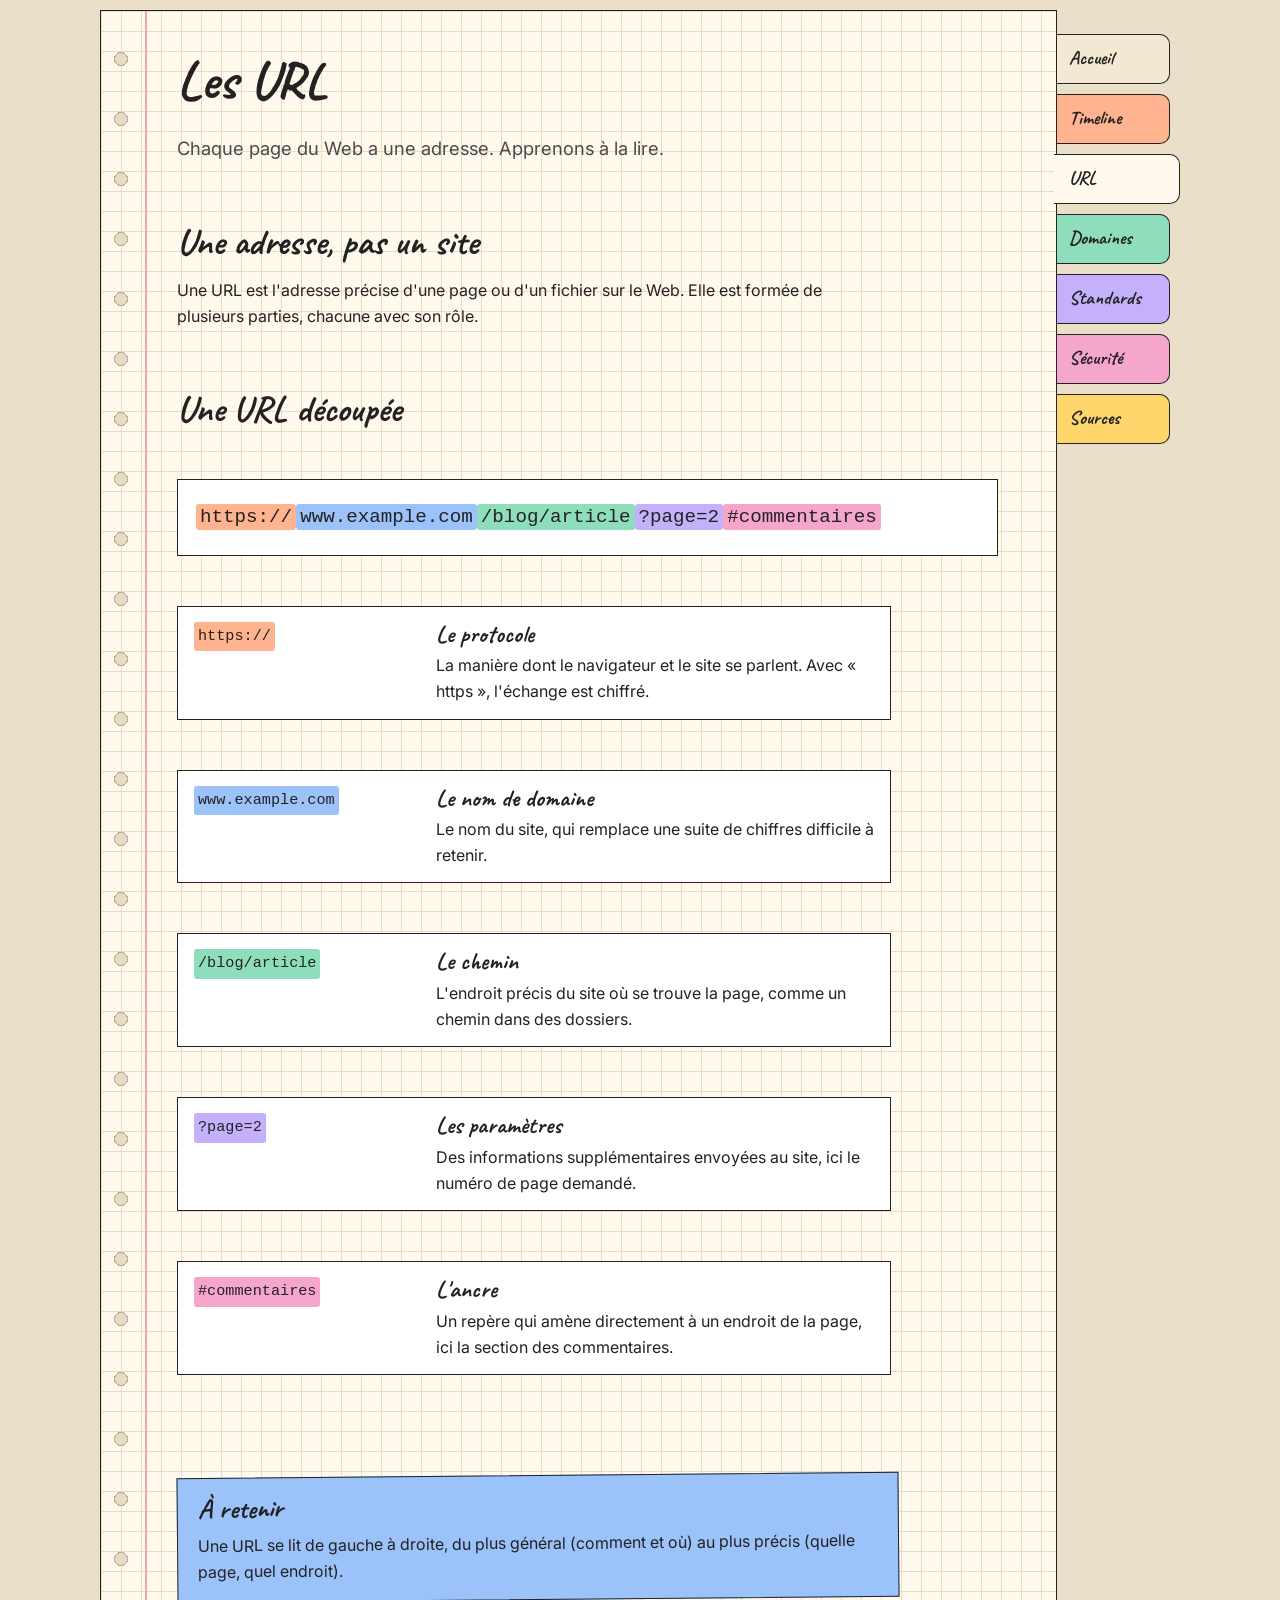
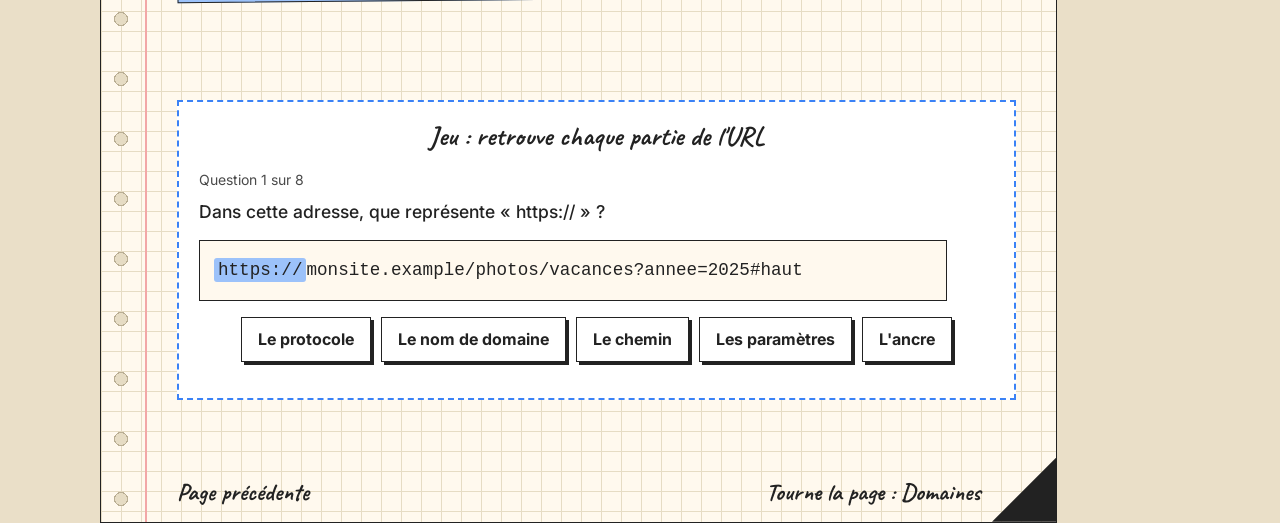
<file: url.html>
<!DOCTYPE html>
<html lang="fr">
<head>
  <meta charset="utf-8">
  <meta name="viewport" content="width=device-width, initial-scale=1">
  <title>Les URL : décoder une adresse web | Mon carnet du Web</title>
  <meta name="description" content="Qu'est-ce qu'une URL et de quelles parties est-elle faite ? Une explication pas à pas pour les débutants.">

  <link rel="preconnect" href="https://fonts.googleapis.com">
  <link rel="preconnect" href="https://fonts.gstatic.com" crossorigin>
  <link rel="stylesheet" href="style.css"> <!-- corecction lien du fichier css-->
  <script src="main.js" defer></script>
</head>

<body data-page="url">
  <a class="lien-evitement" href="#contenu">Aller au contenu</a>

  <div class="carnet">

    <main class="feuille" id="contenu">
      <h1>Les URL</h1>
      <!-- À REMPLACER par ton introduction -->
      <p class="chapo">Chaque page du Web a une adresse. Apprenons à la lire.</p>

      <h2>Une adresse, pas un site</h2>
      <!-- À REMPLACER par ton texte (vérifie-le avec tes sources) -->
      <p>Une URL est l'adresse précise d'une page ou d'un fichier sur le Web. Elle est formée de plusieurs parties, chacune avec son rôle.</p>

      <h2>Une URL découpée</h2>
      <!-- Les couleurs des morceaux (partie--1 à partie--5) correspondent à celles de la liste en dessous -->
      <p class="url-complete" aria-label="Exemple d'URL : https://www.example.com/blog/article?page=2#commentaires">
        <span class="partie partie--1">https://</span><span class="partie partie--2">www.example.com</span><span class="partie partie--3">/blog/article</span><span class="partie partie--4">?page=2</span><span class="partie partie--5">#commentaires</span>
      </p>

      <ol class="url-parties">

        <li class="url-partie">
          <div><code class="partie partie--1">https://</code></div>
          <div>
            <h3>Le protocole</h3>
            <p>La manière dont le navigateur et le site se parlent. Avec « https », l'échange est chiffré.</p>
          </div>
        </li>

        <li class="url-partie">
          <div><code class="partie partie--2">www.example.com</code></div>
          <div>
            <h3>Le nom de domaine</h3>
            <p>Le nom du site, qui remplace une suite de chiffres difficile à retenir.</p>
          </div>
        </li>

        <li class="url-partie">
          <div><code class="partie partie--3">/blog/article</code></div>
          <div>
            <h3>Le chemin</h3>
            <p>L'endroit précis du site où se trouve la page, comme un chemin dans des dossiers.</p>
          </div>
        </li>

        <li class="url-partie">
          <div><code class="partie partie--4">?page=2</code></div>
          <div>
            <h3>Les paramètres</h3>
            <p>Des informations supplémentaires envoyées au site, ici le numéro de page demandé.</p>
          </div>
        </li>

        <li class="url-partie">
          <div><code class="partie partie--5">#commentaires</code></div>
          <div>
            <h3>L'ancre</h3>
            <p>Un repère qui amène directement à un endroit de la page, ici la section des commentaires.</p>
          </div>
        </li>

      </ol>

      <aside class="post-it">
        <h2>À retenir</h2>
        <!-- À REMPLACER par ta phrase de conclusion -->
        <p>Une URL se lit de gauche à droite, du plus général (comment et où) au plus précis (quelle page, quel endroit).</p>
      </aside>

      <!-- Emplacement du jeu : le contenu sera ajouté avec le JavaScript -->
      <section class="jeu" aria-labelledby="titre-jeu">
        <h2 class="jeu__titre" id="titre-jeu">Jeu : retrouve chaque partie de l'URL</h2>
        <p>Ce jeu a besoin de JavaScript pour fonctionner.</p>
      </section>

      <a class="page-precedente" href="timeline.html">Page précédente</a>
      <a class="page-suivante" href="domaines.html">
        <span>Tourne la page : Domaines</span>
      </a>
    </main>

    <nav class="onglets" aria-label="Navigation principale">
      <a class="onglet onglet--accueil" href="index.html">
        <span class="onglet__num" aria-hidden="true">A</span>
        <span class="onglet__nom">Accueil</span>
      </a>
      <a class="onglet onglet--timeline" href="timeline.html">
        <span class="onglet__num" aria-hidden="true">1</span>
        <span class="onglet__nom">Timeline</span>
      </a>
      <a class="onglet onglet--url" href="url.html" aria-current="page">
        <span class="onglet__num" aria-hidden="true">2</span>
        <span class="onglet__nom">URL</span>
      </a>
      <a class="onglet onglet--domaines" href="domaines.html">
        <span class="onglet__num" aria-hidden="true">3</span>
        <span class="onglet__nom">Domaines</span>
      </a>
      <a class="onglet onglet--standards" href="standards.html">
        <span class="onglet__num" aria-hidden="true">4</span>
        <span class="onglet__nom">Standards</span>
      </a>
      <a class="onglet onglet--securite" href="securite.html">
        <span class="onglet__num" aria-hidden="true">5</span>
        <span class="onglet__nom">Sécurité</span>
      </a>
      <a class="onglet onglet--sources" href="sources.html">
        <span class="onglet__num" aria-hidden="true">S</span>
        <span class="onglet__nom">Sources</span>
      </a>
    </nav>

  </div>

</body>
</html>
</file>
<file: style.css>
/* ==========================================================================
   CARNET DU WEB : feuille de style unique
   Sommaire
   1. Polices
   2. Variables (couleurs, polices, tailles)
   3. Base et typographie
   4. Accessibilité (focus, lien d'évitement, texte masqué)
   5. Carnet : feuille de papier et reliure
   6. Navigation : onglets sur le bord droit
   7. Cartes de l'accueil
   8. Passage de page (coin corné)
   9. Composants de contenu (frise, post-it, jeu, fiches de sources)
   10. Thèmes par page
   11. Responsive
   12. Mouvement réduit
   ========================================================================== */


/* 1. POLICES ---------------------------------------------------------------
   Caveat : titres manuscrits. Inter : texte courant, très lisible.          */
@import url("https://fonts.googleapis.com/css2?family=Caveat:wght@500;700&family=Inter:wght@400;500;700&display=swap");


/* 2. VARIABLES -------------------------------------------------------------
   Pour changer l'allure du site, modifie ici : tout le reste suit.          */
:root {
  /* Papier et encre */
  --bureau: #EADFC8;          /* le plan de travail autour de la feuille */
  --papier: #FFF9EE;
  --quadrillage: #E6DCC4;
  --marge: #F2A7A7;
  --encre: #222222;
  --texte-doux: #4A4A4A;
  --carte: #FFFFFF;
  --trou-bord: #B9AE93;

  /* Une couleur par sujet : vive (rubans, stickers) et pastel (onglets) */
  --c-timeline: #FF7A45;   --p-timeline: #FFB48F;
  --c-url: #3B82F6;        --p-url: #9CC2FA;
  --c-domaines: #22B07D;   --p-domaines: #8EDDBB;
  --c-standards: #8B5CF6;  --p-standards: #C4B0FB;
  --c-securite: #EC4899;   --p-securite: #F6A6CB;
  --c-sources: #FFD66B;    --p-sources: #FFD66B;

  /* Couleur du thème de la page courante (modifiée par data-page, voir 10) */
  --accent: var(--encre);
  --accent-pastel: var(--quadrillage);

  /* Polices */
  --police-titre: "Caveat", "Segoe Print", "Comic Sans MS", cursive;
  --police-texte: "Inter", system-ui, -apple-system, "Segoe UI", sans-serif;

  /* Mesures */
  --trait: 1.5px;
  --largeur-max: 1080px;
  --largeur-onglet: 88px;
}


/* 3. BASE ET TYPOGRAPHIE ---------------------------------------------------- */


html {
  font-size: 100%;
  -webkit-text-size-adjust: 100%;
}

body {
  margin: 0;
  background: var(--bureau);
  color: var(--encre);
  font-family: var(--police-texte);
  font-size: 1rem;
  line-height: 1.65;
}

img,
svg {
  max-width: 100%;
  height: auto;
}

h1,
h2,
h3 {
  font-family: var(--police-titre);
  font-weight: 700;
  line-height: 1.1;
  margin: 0 0 0.4em;
}

h1 { font-size: clamp(2.4rem, 6vw, 3.4rem); }
h2 { font-size: clamp(1.8rem, 4vw, 2.3rem); margin-top: 1.6em; }
h3 { font-size: 1.5rem; margin-top: 1.4em; }

p,
ul,
ol {
  margin: 0 0 1em;
}

.feuille p,
.feuille li {
  max-width: 68ch;
}

.chapo {
  font-size: 1.15rem;
  color: var(--texte-doux);
}

/* Liens dans le texte : soulignés avec la couleur du sujet */
.feuille p a,
.feuille li a {
  color: var(--encre);
  text-decoration: underline;
  text-decoration-color: var(--accent);
  text-decoration-thickness: 3px;
  text-underline-offset: 3px;
}

figure {
  margin: 1.5em 0;
}

figcaption {
  font-size: 0.875rem;
  color: var(--texte-doux);
  margin-top: 0.4em;
}


/* 4. ACCESSIBILITÉ ---------------------------------------------------------- */
:focus-visible {
  outline: 3px solid var(--encre);
  outline-offset: 3px;
}

.lien-evitement {
  position: absolute;
  left: 8px;
  top: -60px;
  z-index: 10;
  padding: 8px 14px;
  background: var(--encre);
  color: var(--papier);
}

.lien-evitement:focus {
  top: 8px;
}

.sr-only {
  position: absolute;
  width: 1px;
  height: 1px;
  margin: -1px;
  padding: 0;
  overflow: hidden;
  clip: rect(0 0 0 0);
  white-space: nowrap;
  border: 0;
}


/* 5. CARNET : FEUILLE DE PAPIER ET RELIURE -----------------------------------
   Structure : .carnet contient .feuille (le papier) et .onglets (la navigation) */
.carnet {
  display: grid;
  grid-template-columns: minmax(0, 1fr) auto;
  align-items: start;
  max-width: var(--largeur-max);
  min-height: 70vh;
  margin: 0 auto;
  padding-top: 10px;
}

.feuille {
  position: relative;
  padding: 40px 40px 90px 76px;
  background-color: var(--papier);
  background-image:
    linear-gradient(var(--quadrillage) 1px, transparent 1px),
    linear-gradient(90deg, var(--quadrillage) 1px, transparent 1px);
  background-size: 20px 20px;
  border: var(--trait) solid var(--encre);
}

/* Marge rouge */
.feuille::before {
  content: "";
  position: absolute;
  top: 0;
  bottom: 0;
  left: 44px;
  width: 2px;
  background: var(--marge);
}

/* Trous de reliure */
.feuille::after {
  content: "";
  position: absolute;
  top: 0;
  bottom: 0;
  left: 12px;
  width: 16px;
  background-image: radial-gradient(
    circle at 8px 8px,
    var(--quadrillage) 0 6px,
    var(--trou-bord) 6px 7px,
    transparent 7px
  );
  background-size: 16px 60px;
  background-repeat: repeat-y;
  background-position: 0 40px;
  pointer-events: none;
}


/* 6. NAVIGATION : ONGLETS SUR LE BORD DROIT -----------------------------------
   Chaque lien contient <span class="onglet__num"> et <span class="onglet__nom">.
   Sur ordinateur on voit le nom, sur téléphone seulement le numéro.          */
.onglets {
  position: sticky;
  top: 24px;
  display: flex;
  flex-direction: column;
  align-items: flex-start;
  gap: 10px;
  margin-top: 24px;
}

.onglet {
  display: flex;
  align-items: center;
  width: var(--largeur-onglet);
  min-height: 48px;
  padding: 0 12px;
  background: var(--onglet-fond, var(--quadrillage));
  border: var(--trait) solid var(--encre);
  border-left: 0;
  border-radius: 0 10px 10px 0;
  color: var(--encre);
  font-family: var(--police-titre);
  font-size: 1.2rem;
  font-weight: 700;
  line-height: 1;
  text-decoration: none;
  transition: width 0.15s ease;
}

.onglet:hover {
  width: calc(var(--largeur-onglet) + 10px);
}

.onglet--accueil   { --onglet-fond: #F3E9D2; }
.onglet--timeline  { --onglet-fond: var(--p-timeline); }
.onglet--url       { --onglet-fond: var(--p-url); }
.onglet--domaines  { --onglet-fond: var(--p-domaines); }
.onglet--standards { --onglet-fond: var(--p-standards); }
.onglet--securite  { --onglet-fond: var(--p-securite); }
.onglet--sources   { --onglet-fond: var(--p-sources); }

/* Page active : l'onglet prend la couleur du papier et recouvre le bord de la feuille */
.onglet[aria-current="page"] {
  position: relative;
  z-index: 2;
  width: calc(var(--largeur-onglet) + 10px);
  margin-left: -3px;
  padding-left: 15px;
  background: var(--papier);
}

.onglet__num {
  display: none;
}


/* 7. CARTES DE L'ACCUEIL ------------------------------------------------------
   Trois cartes en haut, deux décalées en dessous (quinconce).
   Couleur d'une carte : ajouter la classe c-timeline, c-url, etc.            */
.c-timeline  { --c: var(--c-timeline);  --sur-c: var(--encre); }
.c-url       { --c: var(--c-url);       --sur-c: var(--encre); }
.c-domaines  { --c: var(--c-domaines);  --sur-c: var(--encre); }
.c-standards { --c: var(--c-standards); --sur-c: var(--encre); }
.c-securite  { --c: var(--c-securite);  --sur-c: var(--encre); }
.c-sources   { --c: var(--c-sources);   --sur-c: var(--encre); }

.cartes {
  display: grid;
  grid-template-columns: repeat(6, minmax(0, 1fr));
  gap: 65px 20px;
  margin: 44px 0 24px;
  padding: 0;
  list-style: none;
}

.carte {
  position: relative;
  grid-column: span 2;
  display: block;
  padding: 24px 22px 45px;
  background: var(--carte);
  border: var(--trait) solid var(--encre);
  color: inherit;
  text-decoration: none;
  transform: rotate(var(--inclinaison, 0deg));
  transition: transform 0.15s ease;
}

/* Ruban adhésif */
.carte::before,
.fiche::before {
  content: "";
  position: absolute;
  top: -11px;
  left: 50%;
  width: 66px;
  height: 18px;
  background: var(--c);
  opacity: 0.75;
  transform: translateX(-50%) rotate(var(--ruban, 0deg));
}

/* Deuxième rangée décalée : les cartes 4 et 5 se placent entre les trois du haut */
.carte:nth-child(4) { grid-column: 2 / span 2; }
.carte:nth-child(5) { grid-column: 4 / span 2; }

/* Inclinaisons légères, différentes pour chaque carte */
.carte:nth-child(1) { --inclinaison: -2deg;   --ruban: -3deg; }
.carte:nth-child(2) { --inclinaison: 1.5deg;  --ruban: 3deg; }
.carte:nth-child(3) { --inclinaison: -1deg;   --ruban: -2deg; }
.carte:nth-child(4) { --inclinaison: 1deg;    --ruban: 2deg; }
.carte:nth-child(5) { --inclinaison: -1.5deg; --ruban: -2deg; }

.carte:hover {
  transform: rotate(0deg) translateY(-3px);
}

.carte__entete {
  display: flex;
  align-items: center;
  gap: 10px;
  margin-bottom: 8px;
}

.carte__num {
  flex: none;
  width: 28px;
  height: 28px;
  border-radius: 50%;
  background: var(--c);
  color: var(--sur-c);
  font-size: 0.875rem;
  font-weight: 700;
  line-height: 28px;
  text-align: center;
}

.carte__titre {
  margin: 0;
  font-size: 1.7rem;
  line-height: 1;
}

.carte__texte {
  margin: 0;
  max-width: none;
  font-size: 0.9rem;
  line-height: 1.45;
  color: var(--texte-doux);
}


/* 8. PASSAGE DE PAGE (COIN CORNÉ) ----------------------------------------------
   <a class="page-suivante" href="..."><span>Tourne la page : Timeline</span></a>
   Optionnel : <a class="page-precedente" href="...">Page précédente</a>      */
.page-suivante,
.page-precedente {
  position: absolute;
  bottom: 0;
  display: flex;
  align-items: flex-end;
  gap: 12px;
  color: var(--encre);
  font-family: var(--police-titre);
  font-size: 1.5rem;
  font-weight: 700;
  line-height: 1.1;
  text-decoration: none;
}

.page-suivante {
  right: 0;
  max-width: 70%;
  text-align: right;
}

.page-suivante span {
  padding-bottom: 16px;
}

/* Le coin plié : un triangle encre, recouvert d'un triangle papier foncé */
.page-suivante::after {
  content: "";
  flex: none;
  width: 64px;
  height: 64px;
  background: var(--encre);
  clip-path: polygon(100% 0, 100% 100%, 0 100%);
  transition: width 0.15s ease, height 0.15s ease;
}

.page-suivante:hover::after {
  width: 76px;
  height: 76px;
}

.page-precedente {
  left: 76px;
  padding-bottom: 16px;
}


/* 9. COMPOSANTS DE CONTENU ------------------------------------------------------ */

/* Frise de la timeline : ligne verticale + une station par date.
   <ol class="frise"><li class="frise__etape"><span class="frise__date">1991</span> ... */
.frise {
  position: relative;
  margin: 32px 0;
  padding: 0 0 0 36px;
  list-style: none;
}

.frise::before {
  content: "";
  position: absolute;
  top: 6px;
  bottom: 6px;
  left: 15px;
  width: 6px;
  border-radius: 3px;
  background: var(--accent);
}

.frise__etape {
  position: relative;
  max-width: none;
  margin: 0 0 100px;
  padding: 16px 18px;
  background: var(--carte);
  border: var(--trait) solid var(--encre);
}

.frise__etape::before {
  content: "";
  position: absolute;
  top: 18px;
  left: -33px;
  width: 22px;
  height: 22px;
  border: 4px solid var(--encre);
  border-radius: 50%;
  background: var(--papier);
}

.frise__date {
  display: inline-block;
  margin-bottom: 6px;
  padding: 0 0.45em;
  background: var(--accent-pastel);
  font-family: var(--police-titre);
  font-size: 1.7rem;
  font-weight: 700;
  line-height: 1.3;
  transform: rotate(-1deg);
}

.frise__etape h3 {
  margin: 0 0 0.3em;
  font-size: 1.5rem;
}

.frise__etape p {
  margin-bottom: 0.6em;
}

.frise__etape img {
  display: block;
  margin-top: 12px;
  border: var(--trait) solid var(--encre);
}

/* Post-it pour les points à retenir */
.post-it {
  max-width: 68ch;
  margin: 100px 0;
  padding: 16px 20px;
  background: var(--accent-pastel);
  border: var(--trait) solid var(--encre);
  transform: rotate(-0.5deg);
}

.post-it h2 {
  margin: 0 0 0.3em;
  font-size: 1.7rem;
}

.post-it > :last-child {
  margin-bottom: 0;
}

/* Emplacement des jeux (le contenu sera ajouté avec le JavaScript) */
.jeu {
  margin: 32px 0;
  padding: 20px;
  background: var(--carte);
  border: 2px dashed var(--accent);
  text-align: center;
}

.jeu__titre {
  margin: 0 0 0.3em;
  font-size: 1.7rem;
}

/* Contenu des jeux (construit par js/main.js) */
.jeu__zone {
  margin-top: 16px;
  text-align: left;
}

.jeu__progression {
  margin: 0 0 6px;
  max-width: none;
  font-size: 0.875rem;
  color: var(--texte-doux);
}

.jeu__question {
  margin: 0 0 14px;
  max-width: none;
  font-size: 1.1rem;
  font-weight: 500;
}

.jeu__question:focus {
  outline: none;
}

.jeu__code {
  margin: 0 0 16px;
  max-width: none;
  padding: 12px 14px;
  background: var(--papier);
  border: var(--trait) solid var(--encre);
  font-family: ui-monospace, "SFMono-Regular", Consolas, "Liberation Mono", monospace;
  font-size: clamp(0.9rem, 2.6vw, 1.1rem);
  line-height: 2;
  overflow-wrap: anywhere;
}

.jeu__options {
  display: flex;
  flex-wrap: wrap;
  justify-content: center;   /* boutons de réponse centrés dans le bloc */
  gap: 10px;
  margin: 0 0 16px;
}

/* « Question suivante », « Voir mon résultat » et « Rejouer » : centrés aussi */
.jeu__zone > .bouton {
  display: block;
  margin-right: auto;
  margin-left: auto;
}

.jeu__retour {
  margin: 0 0 16px;
}

.jeu__retour:not(:empty) {
  padding: 12px 14px;
  background: var(--papier);
  border: var(--trait) solid var(--encre);
}

.jeu__retour p {
  margin: 0;
  max-width: none;
}

.jeu__score {
  margin: 0.2em 0;
  max-width: none;
  font-family: var(--police-titre);
  font-size: 2.4rem;
  font-weight: 700;
  line-height: 1.1;
}

.jeu__score:focus {
  outline: none;
}

/* Boutons : comme des étiquettes posées sur le papier */
.bouton {
  min-height: 44px;
  padding: 8px 16px;
  background: var(--carte);
  border: var(--trait) solid var(--encre);
  box-shadow: 3px 3px 0 var(--encre);
  color: var(--encre);
  cursor: pointer;
  font: inherit;
  font-weight: 700;
  transition: transform 0.1s ease, box-shadow 0.1s ease;
}

.bouton:hover:not(:disabled) {
  transform: translate(-1px, -1px);
  box-shadow: 4px 4px 0 var(--encre);
}

.bouton:active:not(:disabled) {
  transform: translate(2px, 2px);
  box-shadow: 1px 1px 0 var(--encre);
}

.bouton:disabled {
  color: var(--encre);
  cursor: default;
  box-shadow: none;
}

.bouton--principal {
  background: var(--accent-pastel);
}

.bouton--petit {
  min-height: 40px;
  padding: 4px 12px;
  font-size: 0.9rem;
}

/* Bonne et mauvaise réponses : couleur + symbole (jamais la couleur seule) */
.reponse--juste {
  background: #BDEBD6;
}

.reponse--fausse {
  background: #F9C6C6;
}

button.reponse--juste::after {
  content: " ✓";
}

button.reponse--fausse::after {
  content: " ✗";
}

/* Jeu « remettre dans l'ordre » */
.ordre {
  display: grid;
  gap: 10px;
  margin: 0 0 16px;
  padding: 0;
  list-style: none;
}

.ordre li {
  display: flex;
  flex-wrap: wrap;
  align-items: center;
  justify-content: space-between;
  gap: 8px 14px;
  max-width: none;
  padding: 10px 12px;
  background: var(--papier);
  border: var(--trait) solid var(--encre);
}

.ordre li.reponse--juste {
  background: #BDEBD6;
}

.ordre li.reponse--fausse {
  background: #F9C6C6;
}

.ordre__texte {
  flex: 1 1 12rem;
}

.ordre__statut {
  font-size: 0.875rem;
  font-weight: 700;
}

/* Jeu des dates : glisser une date sur l'événement correspondant */
.dates-banque {
  display: flex;
  flex-wrap: wrap;
  align-items: center;
  gap: 10px;
  min-height: 68px;
  margin: 0 0 16px;
  padding: 12px;
  background: var(--carte);
  border: 2px dashed var(--accent);
}

.dates-banque__vide {
  margin: 0;
  max-width: none;
  font-size: 0.9rem;
  color: var(--texte-doux);
}

.date-pastille {
  min-height: 44px;
  padding: 6px 16px;
  background: var(--accent-pastel);
  border: var(--trait) solid var(--encre);
  box-shadow: 3px 3px 0 var(--encre);
  color: var(--encre);
  cursor: grab;
  font-family: var(--police-titre);
  font-size: 1.6rem;
  font-weight: 700;
  line-height: 1;
  touch-action: none;           /* le doigt déplace la date au lieu de faire défiler la page */
  user-select: none;
  -webkit-user-select: none;
}

.date-pastille[aria-pressed="true"] {
  outline: 3px solid var(--encre);
  outline-offset: 3px;
}

/* La date en cours de déplacement : l'original s'estompe, une copie suit le pointeur */
.date--en-main {
  opacity: 0.35;
}

.date-fantome {
  position: fixed;
  z-index: 1000;
  padding: 6px 16px;
  background: var(--accent-pastel);
  border: var(--trait) solid var(--encre);
  box-shadow: 4px 4px 0 var(--encre);
  font-family: var(--police-titre);
  font-size: 1.6rem;
  font-weight: 700;
  line-height: 1;
  pointer-events: none;
  transform: translate(-50%, -50%) rotate(-3deg);
}

.dates-zone {
  min-width: 9rem;
  min-height: 44px;
  padding: 6px 14px;
  background: var(--carte);
  border: 2px dashed var(--texte-doux);
  color: var(--texte-doux);
  cursor: pointer;
  font: inherit;
  font-size: 0.9rem;
}

.dates-zone--pleine {
  background: var(--accent-pastel);
  border: var(--trait) solid var(--encre);
  color: var(--encre);
  cursor: grab;
  font-family: var(--police-titre);
  font-size: 1.6rem;
  font-weight: 700;
  line-height: 1;
  touch-action: none;
  user-select: none;
  -webkit-user-select: none;
}

.dates-zone--survol {
  background: var(--accent-pastel);
  border: 2px solid var(--encre);
}

/* Fiches de la page Sources */
.fiches {
  display: grid;
  grid-template-columns: repeat(auto-fill, minmax(260px, 1fr));
  gap: 36px 20px;
  margin: 36px 0;
  padding: 0;
  list-style: none;
}

.fiche {
  position: relative;
  max-width: none;
  padding: 22px 18px 18px;
  background: var(--carte);
  border: var(--trait) solid var(--encre);
}

.fiche:nth-child(odd)  { transform: rotate(-0.8deg); --ruban: -3deg; }
.fiche:nth-child(even) { transform: rotate(0.8deg);  --ruban: 3deg; }

.fiche__titre {
  margin: 0 0 4px;
  font-size: 1.3rem;
}

.fiche__meta {
  margin: 0;
  font-size: 0.875rem;
  color: var(--texte-doux);
}

/* Liste de contrôle : une case cochée devant chaque point */
.liste-controle {
  margin: 20px 0;
  padding: 0;
  list-style: none;
}

.liste-controle li {
  position: relative;
  margin-bottom: 0.7em;
  padding-left: 38px;
}

.liste-controle li::before {
  content: "";
  position: absolute;
  top: 0.25em;
  left: 0;
  width: 22px;
  height: 22px;
  background: var(--carte);
  border: var(--trait) solid var(--encre);
}

.liste-controle li::after {
  content: "";
  position: absolute;
  top: 0.32em;
  left: 5px;
  width: 12px;
  height: 12px;
  border: solid var(--accent);
  border-width: 0 4px 4px 0;
  transform: rotate(45deg);
}

/* Petit exemple de code dans une fiche */
.exemple-code {
  max-width: none;
  margin: 12px 0 0;
  padding: 10px 12px;
  overflow-x: auto;
  background: var(--papier);
  border: var(--trait) solid var(--encre);
  font-family: ui-monospace, "SFMono-Regular", Consolas, "Liberation Mono", monospace;
  font-size: 0.85rem;
  line-height: 1.5;
}


/* Découpage d'une URL (page URL) : l'URL entière, puis une ligne par partie.
   Chaque morceau a sa couleur : <span class="partie partie--1"> à partie--5.   */
.partie {
  padding: 2px 4px;
  background: var(--pc, var(--accent-pastel));
  border-radius: 3px;
}

.partie--1 { --pc: var(--p-timeline); }
.partie--2 { --pc: var(--p-url); }
.partie--3 { --pc: var(--p-domaines); }
.partie--4 { --pc: var(--p-standards); }
.partie--5 { --pc: var(--p-securite); }

.url-complete {
  max-width: none;
  margin: 50px 0;
  padding: 18px;
  background: var(--carte);
  border: var(--trait) solid var(--encre);
  font-family: ui-monospace, "SFMono-Regular", Consolas, "Liberation Mono", monospace;
  font-size: clamp(0.95rem, 2.8vw, 1.2rem);
  line-height: 2;
  overflow-wrap: anywhere;
}

.url-parties {
  display: grid;
  gap: 50px;
  margin: 24px 0;
  padding: 0;
  list-style: none;
}

.url-partie {
  display: grid;
  grid-template-columns: minmax(8rem, 14rem) 1fr;
  gap: 8px 18px;
  align-items: start;
  max-width: none;
  padding: 14px 16px;
  background: var(--carte);
  border: var(--trait) solid var(--encre);
}

.url-partie code {
  display: inline-block;
  font-family: ui-monospace, "SFMono-Regular", Consolas, "Liberation Mono", monospace;
  font-size: 0.95rem;
  overflow-wrap: anywhere;
}

.url-partie h3 {
  margin: 0 0 0.2em;
  font-size: 1.5rem;
}

.url-partie p {
  margin: 0;
}


/* 10. THÈMES PAR PAGE ------------------------------------------------------------
   <body data-page="timeline"> : la couleur du sujet colore soulignements,
   frise, post-it et emplacements de jeu.                                        */
[data-page="timeline"]  { --accent: var(--c-timeline);  --accent-pastel: var(--p-timeline); }
[data-page="url"]       { --accent: var(--c-url);       --accent-pastel: var(--p-url); }
[data-page="domaines"]  { --accent: var(--c-domaines);  --accent-pastel: var(--p-domaines); }
[data-page="standards"] { --accent: var(--c-standards); --accent-pastel: var(--p-standards); }
[data-page="securite"]  { --accent: var(--c-securite);  --accent-pastel: var(--p-securite); }
[data-page="sources"]   { --accent: var(--c-sources);   --accent-pastel: var(--p-sources); }


/* 11. RESPONSIVE ------------------------------------------------------------------ */

/* Tablette : deux cartes par ligne, sans décalage */
@media (max-width: 900px) {
  .cartes {
    grid-template-columns: repeat(2, minmax(0, 1fr));
  }

  .carte,
  .carte:nth-child(4),
  .carte:nth-child(5) {
    grid-column: auto;
  }
}

/* Téléphone : onglets réduits à des languettes numérotées */
@media (max-width: 720px) {
  .carnet {
    grid-template-columns: minmax(0, 1fr) 40px;
    padding: 12px 6px 24px 8px;
  }

  .feuille {
    padding: 28px 16px 100px 52px;
  }

  .feuille::before {
    left: 36px;
  }

  .feuille::after {
    left: 8px;
  }

  .onglets {
    top: 12px;
    margin-top: 16px;
    gap: 8px;
  }

  .onglet,
  .onglet:hover {
    width: 40px;
    min-height: 44px;
    padding: 0;
    justify-content: center;
    font-size: 1.15rem;
  }

  .onglet[aria-current="page"] {
    width: 46px;
    padding-left: 3px;
  }

  .onglet__num {
    display: inline;
  }

  /* Le nom reste lu par les lecteurs d'écran */
  .onglet__nom {
    position: absolute;
    width: 1px;
    height: 1px;
    margin: -1px;
    overflow: hidden;
    clip: rect(0 0 0 0);
    white-space: nowrap;
  }

  .page-precedente {
    left: 52px;
  }
}

/* Petit téléphone : une carte par ligne */
@media (max-width: 560px) {
  .cartes {
    grid-template-columns: minmax(0, 1fr);
  }

  .page-suivante {
    font-size: 1.3rem;
  }

  .url-partie {
    grid-template-columns: minmax(0, 1fr);
  }
}


/* 12. MOUVEMENT RÉDUIT --------------------------------------------------------------- */
@media (prefers-reduced-motion: reduce) {
  *,
  *::before,
  *::after {
    transition: none !important;
    scroll-behavior: auto !important;
  }

  .carte:hover {
    transform: rotate(var(--inclinaison, 0deg));
  }
}
</file>
